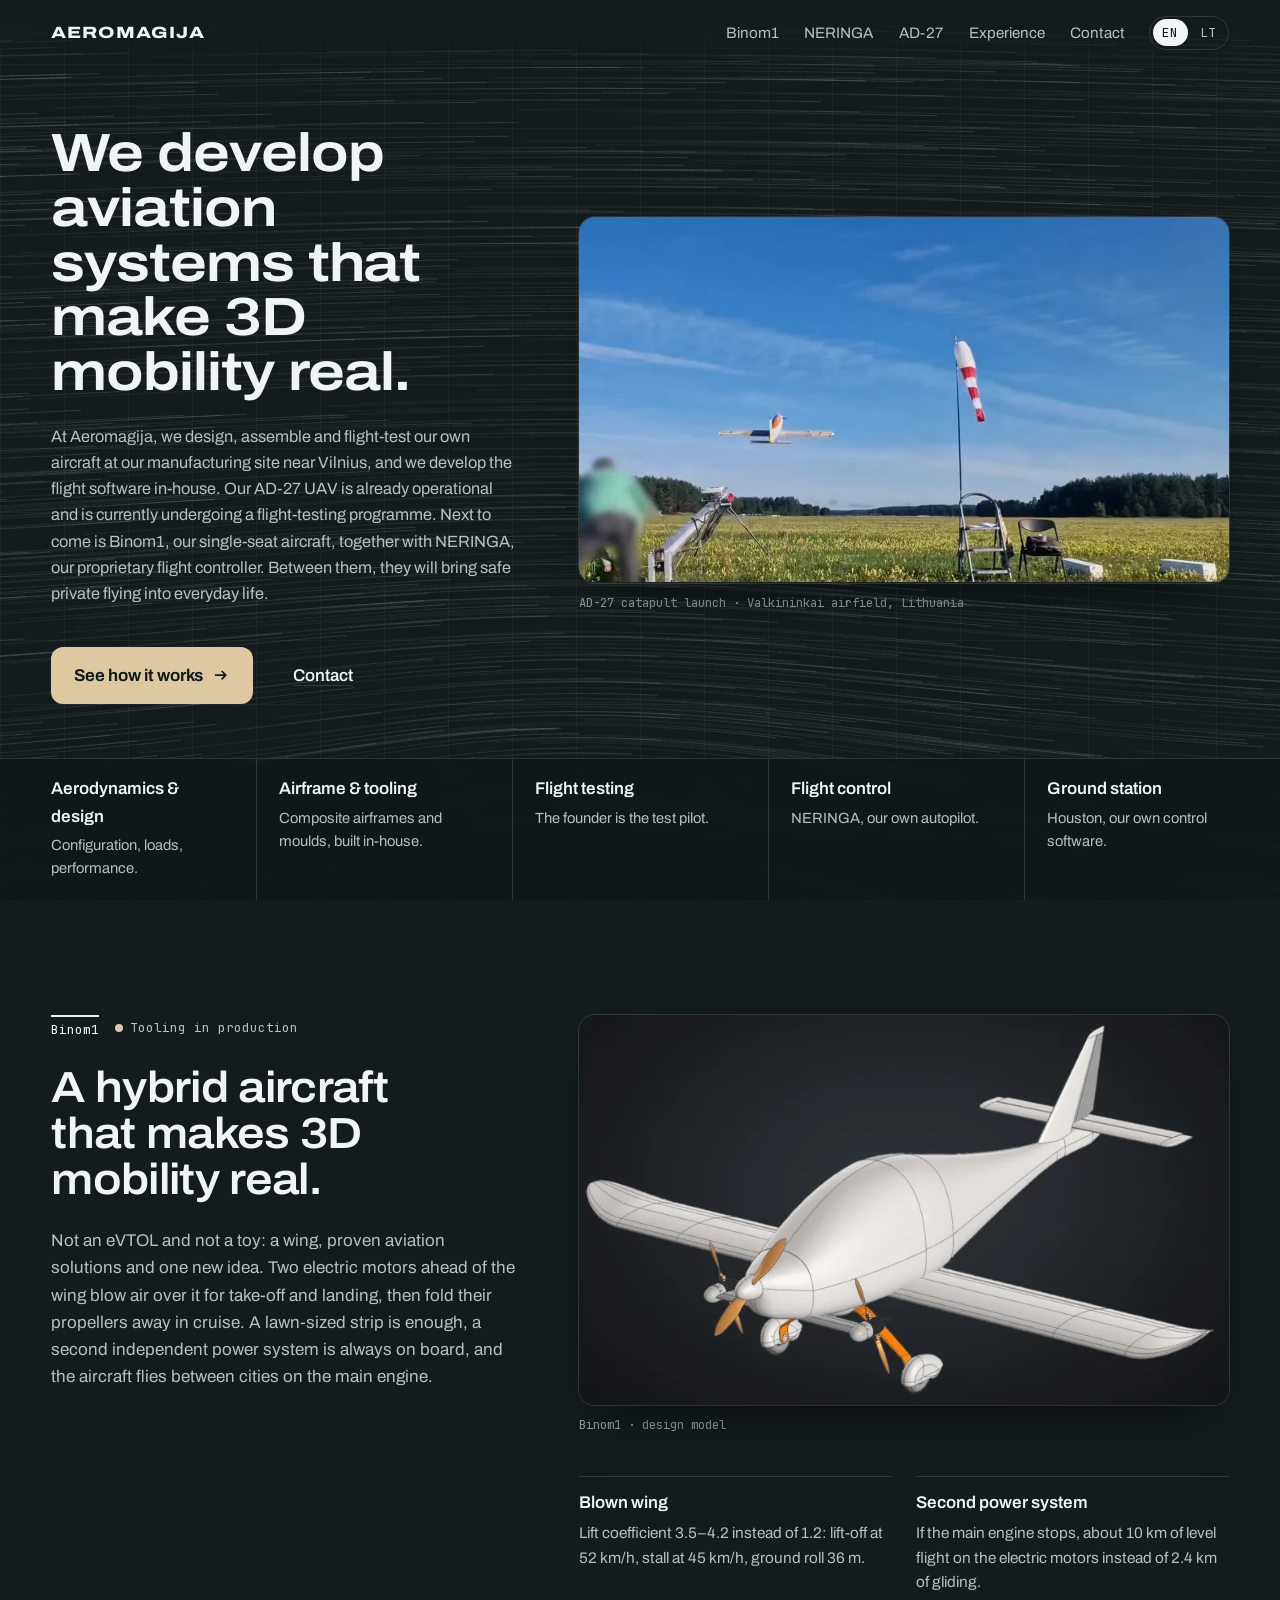
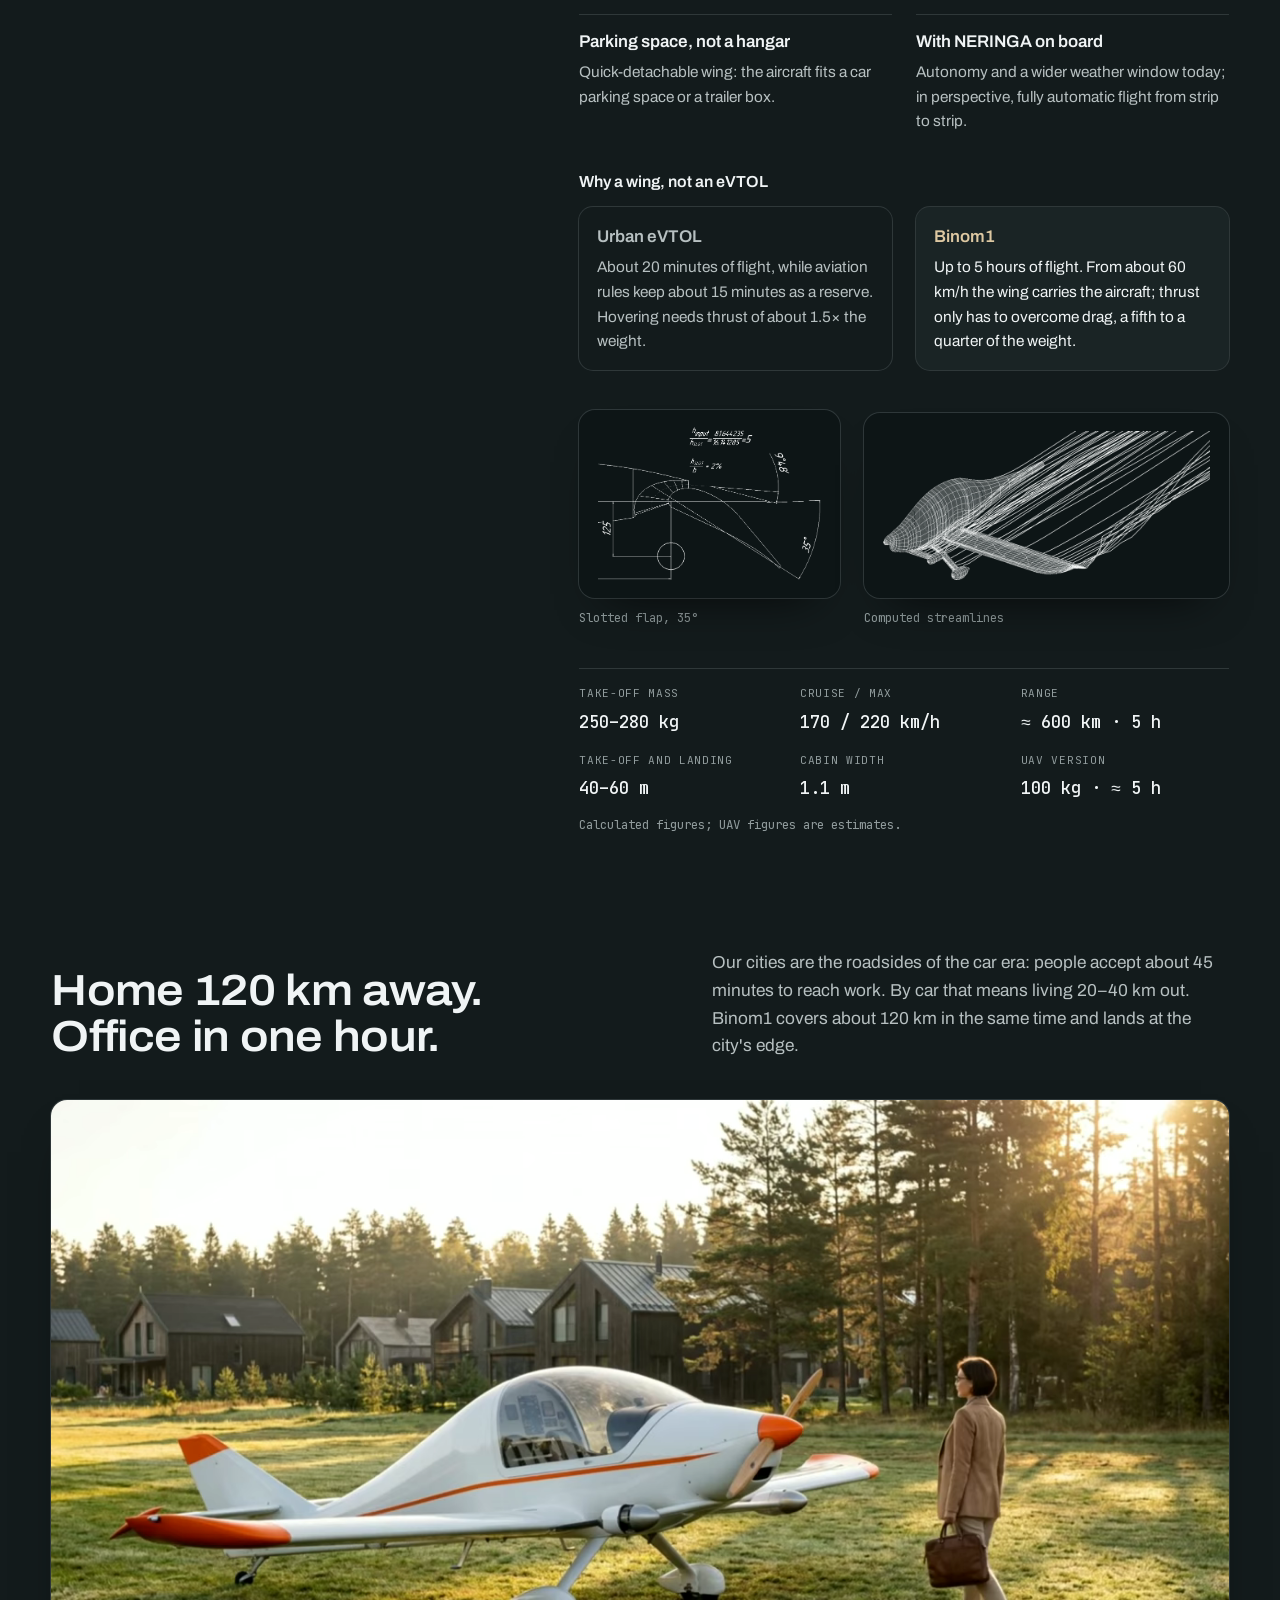
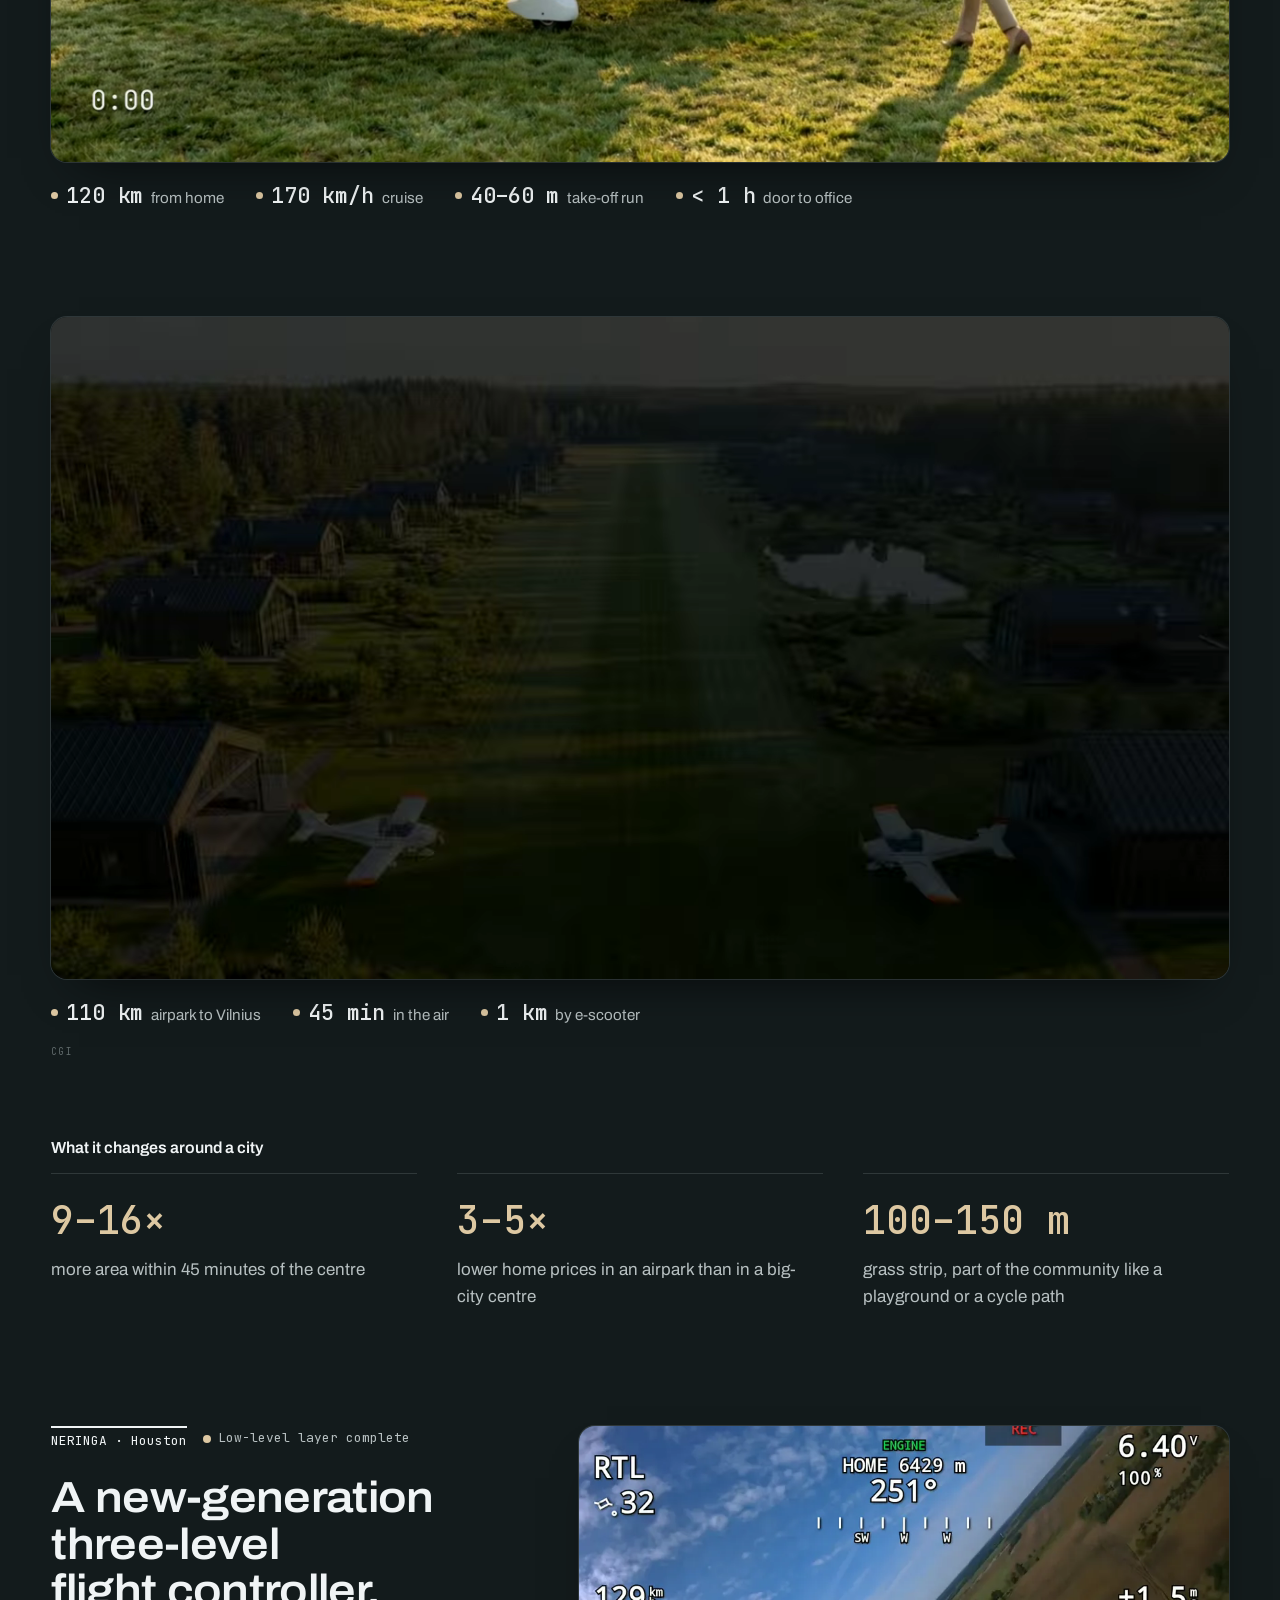
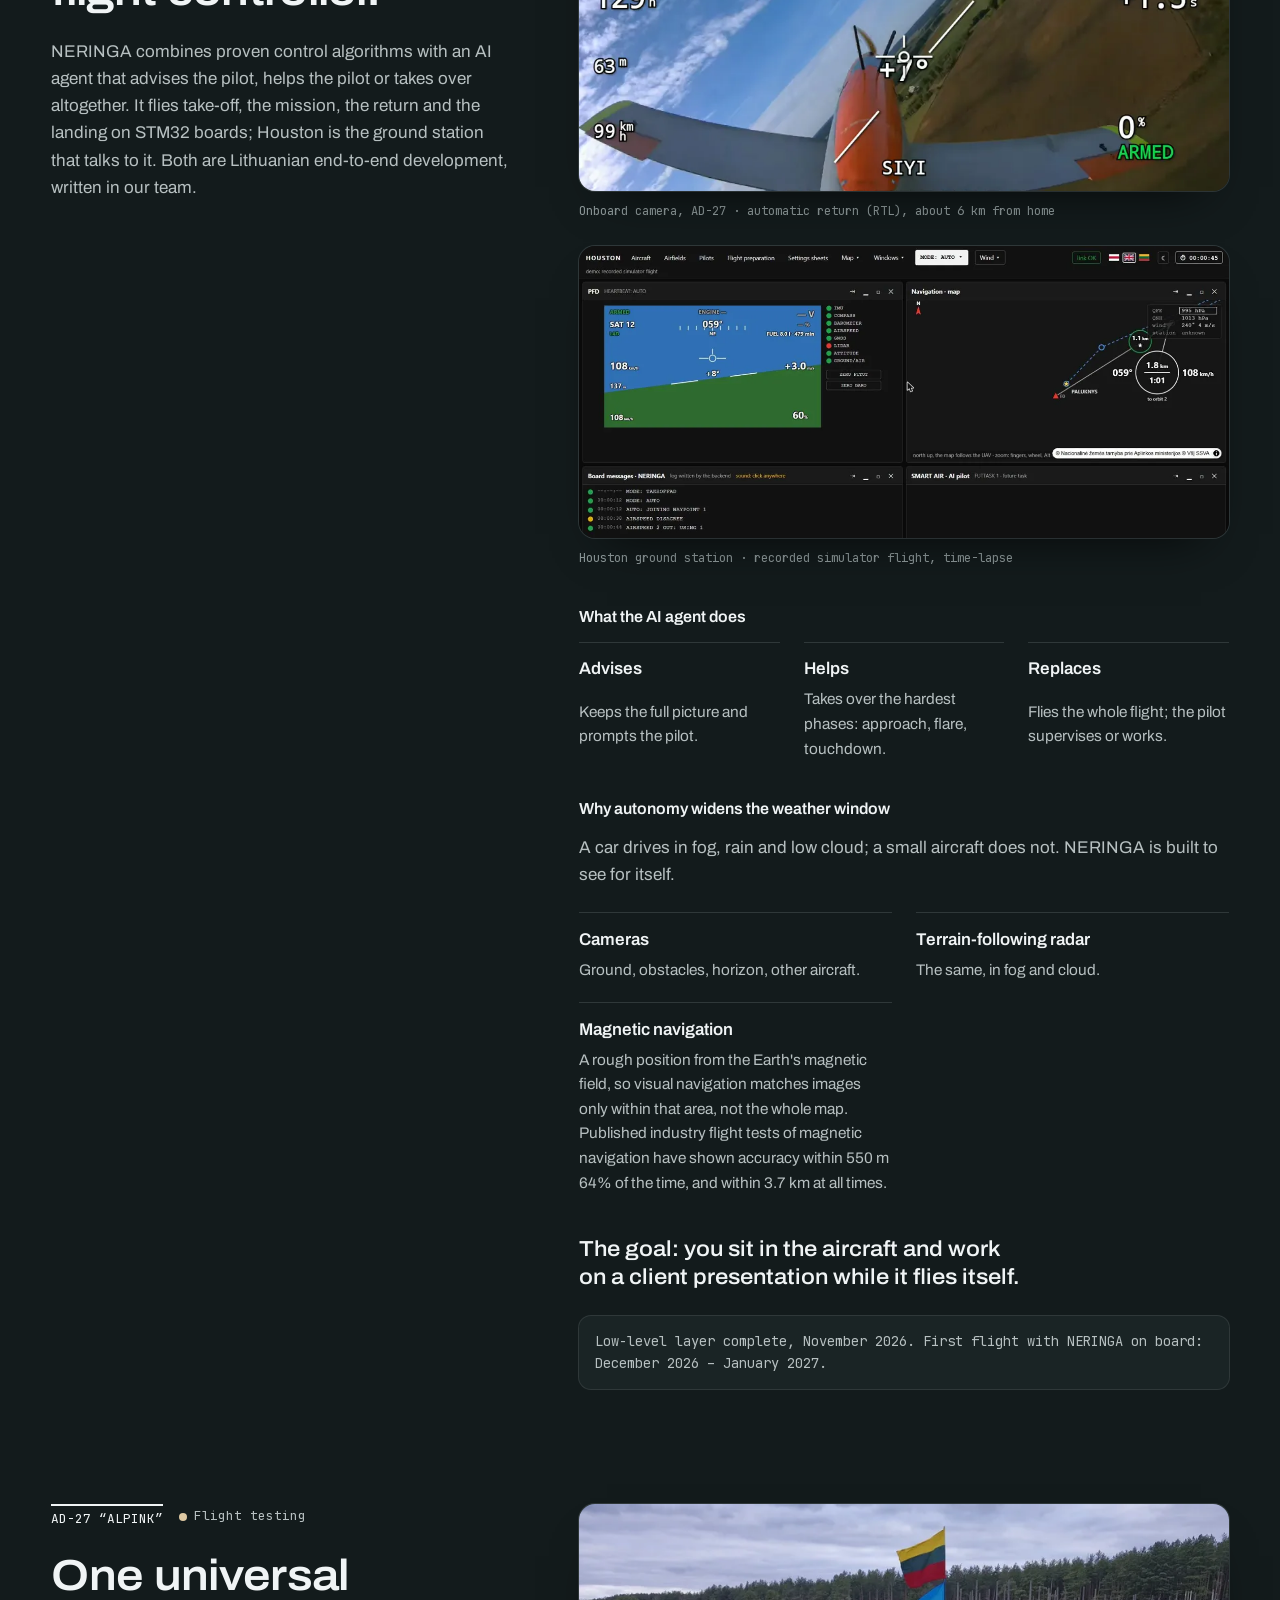
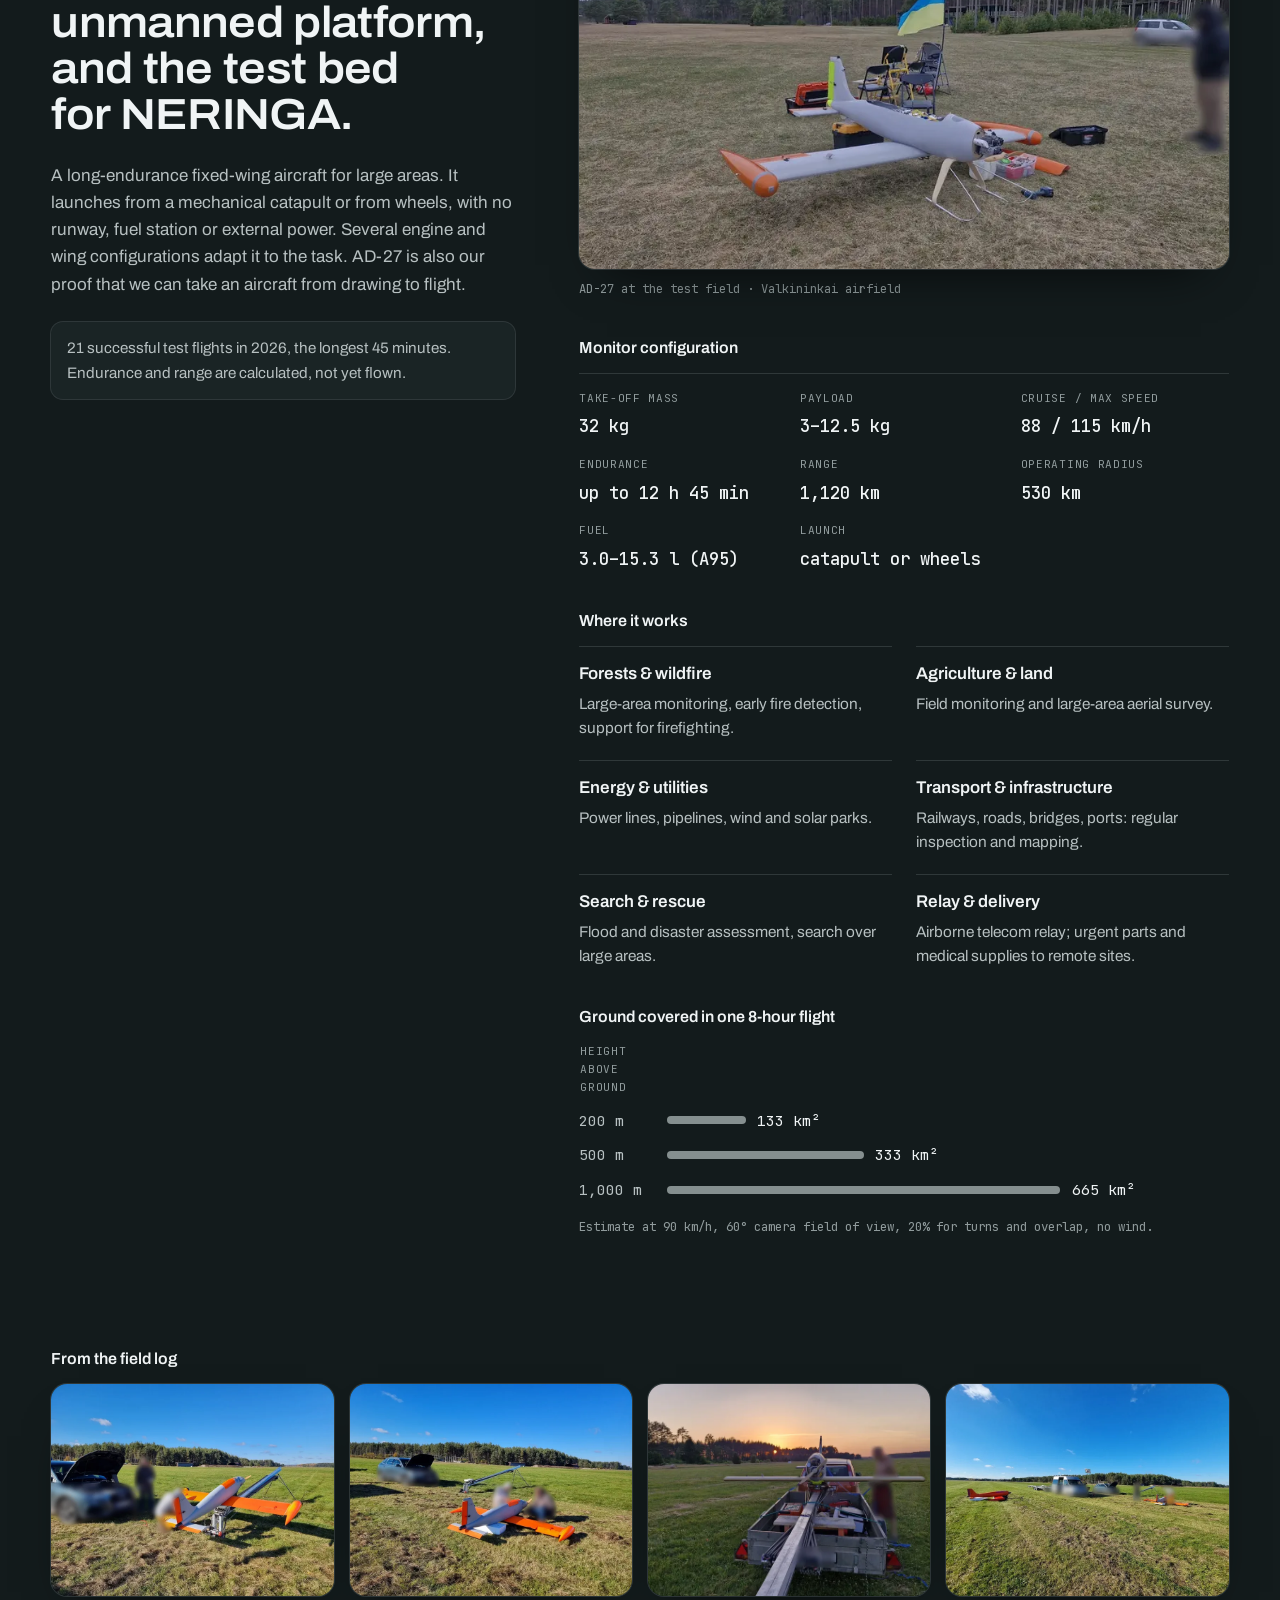
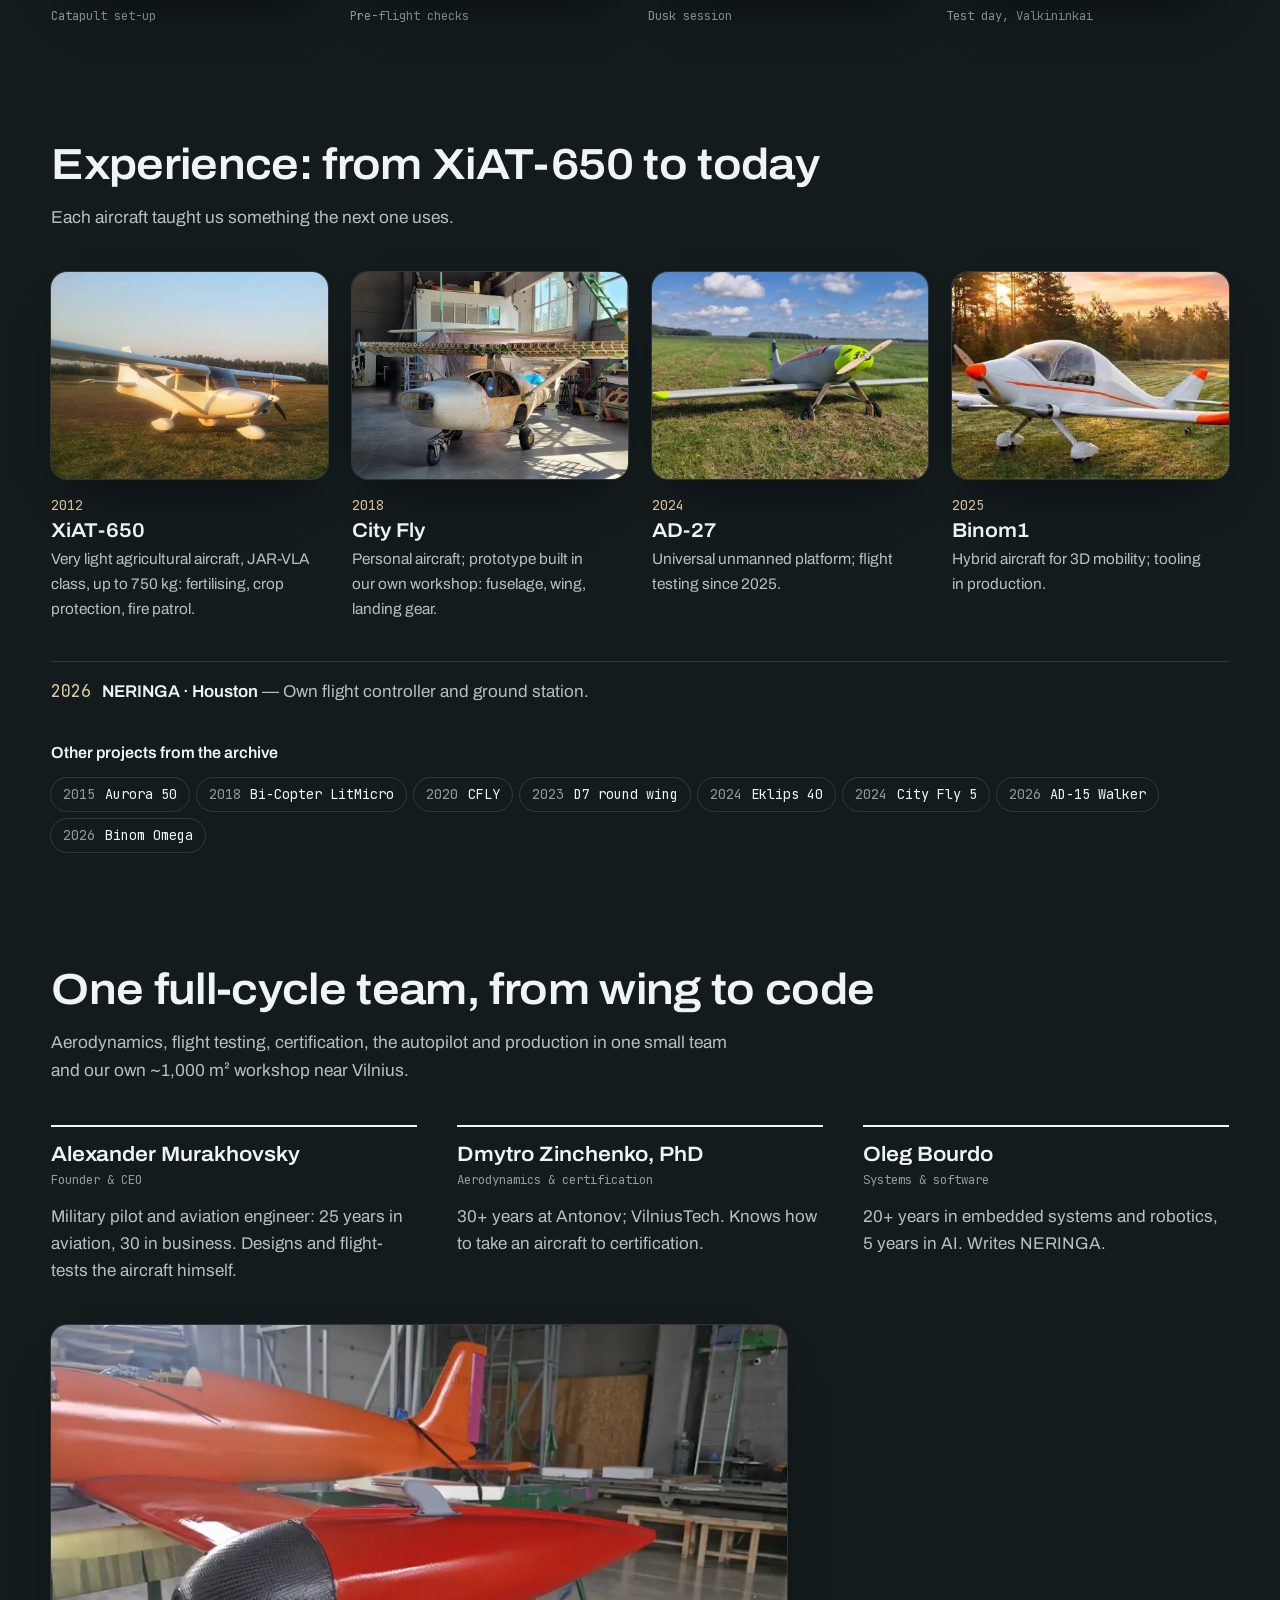
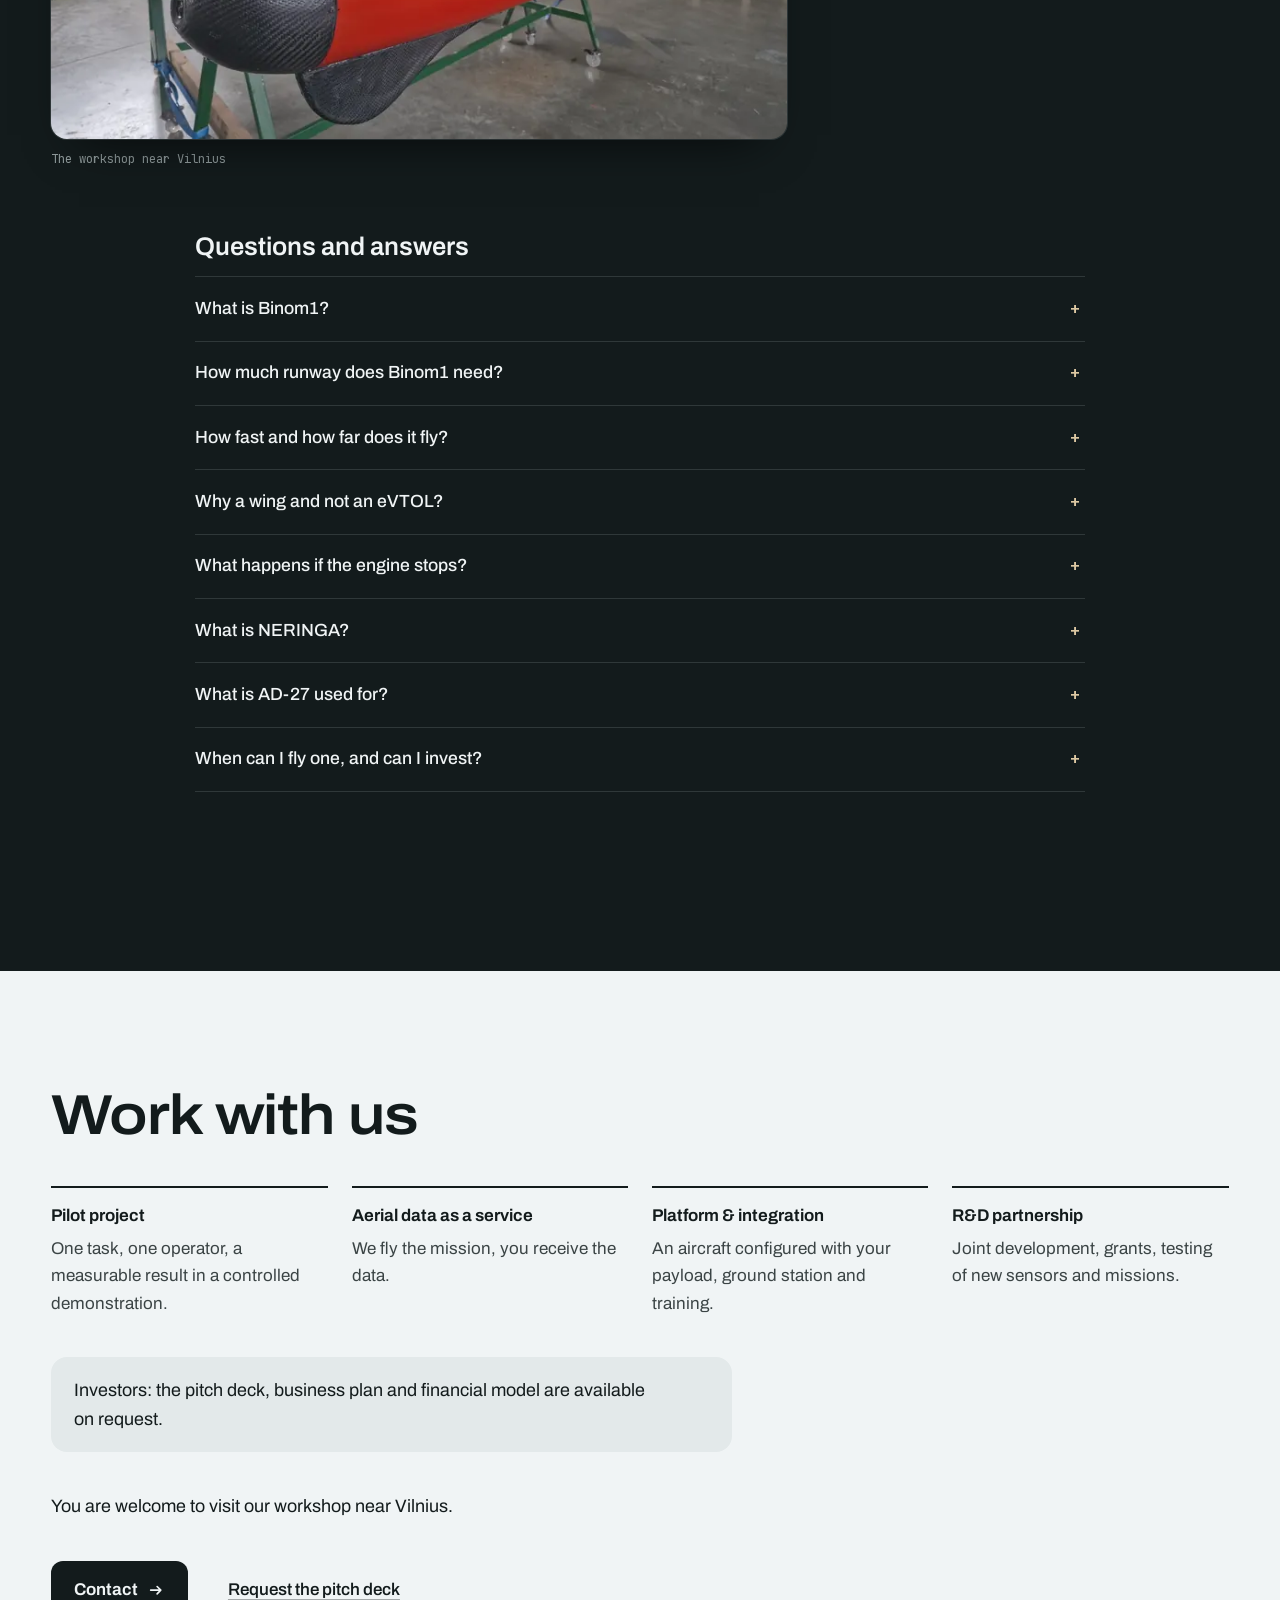
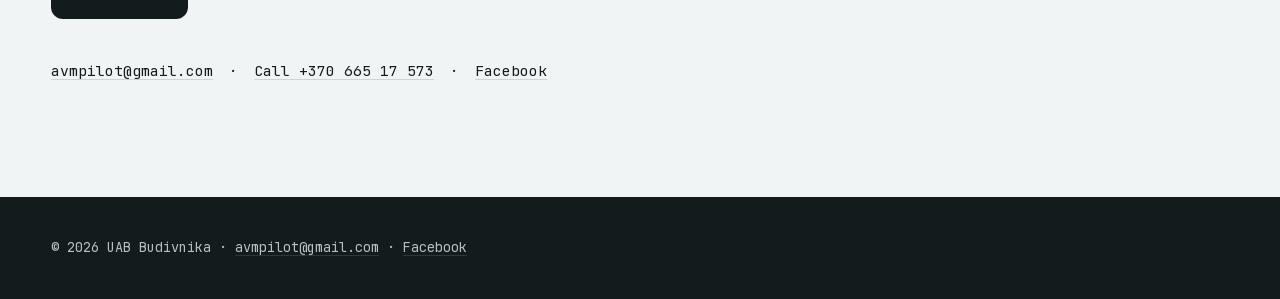
<file: docs/index.html>
<!doctype html>
<html lang="en">
<head>
<meta charset="utf-8">
<meta name="viewport" content="width=device-width, initial-scale=1">
<title>Aeromagija — aviation systems and technology, Lithuania</title>
<meta name="description" content="Aeromagija (UAB Budivnika) develops aviation systems and technology in Lithuania: the AD-27 universal unmanned platform, the Binom1 hybrid aircraft for 3D mobility and the NERINGA flight controller.">
<meta name="theme-color" content="#1a2022">
<link rel="canonical" href="https://aeromagija.com/">
<link rel="alternate" hreflang="en" href="https://aeromagija.com/">
<link rel="alternate" hreflang="lt" href="https://aeromagija.com/lt/">
<link rel="alternate" hreflang="x-default" href="https://aeromagija.com/">
<meta property="og:type" content="website">
<meta property="og:title" content="Aeromagija — aviation systems and technology, Lithuania">
<meta property="og:description" content="Aeromagija (UAB Budivnika) develops aviation systems and technology in Lithuania: the AD-27 universal unmanned platform, the Binom1 hybrid aircraft for 3D mobility and the NERINGA flight controller.">
<meta property="og:image" content="https://aeromagija.com/assets/img/og.jpg">
<meta property="og:image:width" content="1200">
<meta property="og:image:height" content="630">
<meta property="og:url" content="https://aeromagija.com/">
<meta property="og:site_name" content="Aeromagija">
<meta property="og:locale" content="en_GB">
<meta name="twitter:card" content="summary_large_image">
<link rel="icon" href="favicon.svg" type="image/svg+xml">
<link rel="preload" href="assets/fonts/archivo-latin.woff2" as="font" type="font/woff2" crossorigin>
<link rel="stylesheet" href="assets/site.css?v=202611222029">
<script type="application/ld+json">{"@context": "https://schema.org", "@graph": [{"@id": "https://aeromagija.com/#org", "@type": "Organization", "address": {"@type": "PostalAddress", "addressCountry": "LT", "addressLocality": "Vilnius region"}, "alternateName": "Aeromagija", "brand": {"@type": "Brand", "name": "Aeromagija"}, "description": "Aeromagija (UAB Budivnika) develops aviation systems and technology in Lithuania: the AD-27 universal unmanned platform, the Binom1 hybrid aircraft for 3D mobility and the NERINGA flight controller.", "email": "avmpilot@gmail.com", "founder": {"@type": "Person", "name": "Alexander Murakhovsky"}, "identifier": "303584855", "knowsAbout": ["light aircraft", "hybrid aircraft", "STOL", "personal air mobility", "unmanned aerial vehicles", "flight control software", "autopilot", "GPS-denied navigation"], "logo": "https://aeromagija.com/favicon.svg", "name": "UAB Budivnika", "sameAs": ["https://www.facebook.com/profile.php?id=61565368421510"], "telephone": "+37066517573", "url": "https://aeromagija.com/"}, {"@type": "Product", "brand": {"@id": "https://aeromagija.com/#org"}, "category": "Hybrid light aircraft", "description": "A single-seat hybrid light aircraft from Lithuania for everyday personal air travel. A petrol engine drives the nose propeller; two electric motors on a short front wing blow air over the main wing for take-off and landing, then fold their propellers away in cruise.", "image": "https://aeromagija.com/assets/img/exp-binom-1200.webp", "manufacturer": {"@id": "https://aeromagija.com/#org"}, "name": "Binom1"}, {"@type": "Product", "brand": {"@id": "https://aeromagija.com/#org"}, "category": "Unmanned aerial vehicle", "description": "Long-endurance monitoring of forests and wildfire, agriculture, power lines, railways and search and rescue. It launches from a catapult or from wheels; 21 test flights in 2026.", "image": "https://aeromagija.com/assets/img/exp-ad27-1200.webp", "manufacturer": {"@id": "https://aeromagija.com/#org"}, "name": "AD-27"}, {"@type": "SoftwareApplication", "applicationCategory": "Flight control software", "creator": {"@id": "https://aeromagija.com/#org"}, "description": "Our own three-level flight controller: control algorithms plus an AI agent that advises the pilot, helps in the hardest phases or flies the whole flight. It is tested on the AD-27 UAV; Houston is its ground station.", "name": "NERINGA"}, {"@type": "FAQPage", "mainEntity": [{"@type": "Question", "acceptedAnswer": {"@type": "Answer", "text": "A single-seat hybrid light aircraft from Lithuania for everyday personal air travel. A petrol engine drives the nose propeller; two electric motors on a short front wing blow air over the main wing for take-off and landing, then fold their propellers away in cruise."}, "name": "What is Binom1?"}, {"@type": "Question", "acceptedAnswer": {"@type": "Answer", "text": "About 40\u201360 m for take-off and landing: a mown grass strip of 100\u2013150 m, the size of a village lawn, is enough. Stall speed is 45 km/h."}, "name": "How much runway does Binom1 need?"}, {"@type": "Question", "acceptedAnswer": {"@type": "Answer", "text": "Cruise 170 km/h, maximum 220 km/h, range about 600 km or 5 hours (calculated). From an airpark 110 km out, Vilnius is about 45 minutes away."}, "name": "How fast and how far does it fly?"}, {"@type": "Question", "acceptedAnswer": {"@type": "Answer", "text": "An urban eVTOL flies about 20 minutes, and aviation rules keep about 15 minutes in reserve. Binom1 flies up to 5 hours because the wing carries it; thrust only has to overcome drag."}, "name": "Why a wing and not an eVTOL?"}, {"@type": "Question", "acceptedAnswer": {"@type": "Answer", "text": "The electric motors are a second, independent power system: about 10 km of level flight instead of 2.4 km of gliding."}, "name": "What happens if the engine stops?"}, {"@type": "Question", "acceptedAnswer": {"@type": "Answer", "text": "Our own three-level flight controller: control algorithms plus an AI agent that advises the pilot, helps in the hardest phases or flies the whole flight. It is tested on the AD-27 UAV; Houston is its ground station."}, "name": "What is NERINGA?"}, {"@type": "Question", "acceptedAnswer": {"@type": "Answer", "text": "Long-endurance monitoring of forests and wildfire, agriculture, power lines, railways and search and rescue. It launches from a catapult or from wheels; 21 test flights in 2026."}, "name": "What is AD-27 used for?"}, {"@type": "Question", "acceptedAnswer": {"@type": "Answer", "text": "Binom1 tooling is in production and the prototype is the next step. For partnerships, pilot projects or the investor deck, write to avmpilot@gmail.com."}, "name": "When can I fly one, and can I invest?"}]}]}</script>
</head>
<body>
<a class="skip" href="#main">Skip to content</a>

<header class="rail">
  <a class="mark" href="./" aria-label="Aeromagija">AEROMAGIJA</a>
  <nav aria-label="Main">
    <ul>
      <li><a href="#binom">Binom1</a></li>
      <li><a href="#neringa">NERINGA</a></li>
      <li><a href="#ad27">AD-27</a></li>
      <li><a href="#experience">Experience</a></li>
      <li><a href="#contact">Contact</a></li>
    </ul>
  </nav>
  <div class="lang" role="group" aria-label="Language">
    <span aria-current="true">EN</span>
    <a href="lt/" hreflang="lt" lang="lt">LT</a>
  </div>
</header>

<main id="main">

<section class="tunnel" aria-labelledby="h1">
  <canvas class="tunnel__flow" aria-hidden="true"></canvas>
  <div class="tunnel__copy">
    <h1 id="h1">We develop aviation systems that make 3D mobility real.</h1>
    <p class="lede">At Aeromagija, we design, assemble and flight-test our own aircraft at our manufacturing site near Vilnius, and we develop the flight software in-house. Our AD-27 UAV is already operational and is currently undergoing a flight-testing programme. Next to come is Binom1, our single-seat aircraft, together with NERINGA, our proprietary flight controller. Between them, they will bring safe private flying into everyday life.</p>
    <div class="actions">
      <a class="btn" href="#film">See how it works<svg aria-hidden="true" viewBox="0 0 20 20"><path d="M4 10h11m-4-4 4 4-4 4"/></svg></a>
      <a class="link" href="#contact">Contact</a>
    </div>
  </div>
  <figure class="tunnel__media">
    <div class="frame frame--video">
      <video autoplay muted loop playsinline preload="metadata" poster="assets/video/launch-poster.webp" aria-label="Video: AD-27 launched from its mechanical catapult and climbing away over a grass airfield">
        <source src="assets/video/launch.webm" type="video/webm">
        <source src="assets/video/launch.mp4" type="video/mp4">
      </video>
    </div>
    <figcaption>AD-27 catapult launch · Valkininkai airfield, Lithuania</figcaption>
  </figure>
  <ol class="readout" aria-label="The whole chain in one team">
    <li><b>Aerodynamics &amp; design</b><span>Configuration, loads, performance.</span></li>
    <li><b>Airframe &amp; tooling</b><span>Composite airframes and moulds, built in-house.</span></li>
    <li><b>Flight testing</b><span>The founder is the test pilot.</span></li>
    <li><b>Flight control</b><span>NERINGA, our own autopilot.</span></li>
    <li><b>Ground station</b><span>Houston, our own control software.</span></li>
  </ol>
</section>

<article id="binom" class="article" aria-labelledby="h-binom">
  <header class="article__head">
    <p class="tag"><span class="tag__name">Binom1</span><span class="status"><i aria-hidden="true"></i>Tooling in production</span></p>
    <h2 id="h-binom">A hybrid aircraft that makes 3D mobility real.</h2>
    <p class="body">Not an eVTOL and not a toy: a wing, proven aviation solutions and one new idea. Two electric motors ahead of the wing blow air over it for take-off and landing, then fold their propellers away in cruise. A lawn-sized strip is enough, a second independent power system is always on board, and the aircraft flies between cities on the main engine.</p>
  </header>
  <div class="article__body">
    <figure class="plate">
  <div class="frame"><img src="assets/img/binom-cad-800.webp" srcset="assets/img/binom-cad-800.webp 800w, assets/img/binom-cad-1600.webp 1600w" sizes="(min-width: 64rem) 55vw, 100vw" width="1600" height="960" alt="Binom1 CAD model: white airframe, nose propeller, short canard with two electric pusher motors on its tips, orange main gear legs" loading="lazy" decoding="async"></div>
<figcaption>Binom1 · design model</figcaption></figure>
    <dl class="innov">
      <div><dt>Blown wing</dt><dd>Lift coefficient 3.5–4.2 instead of 1.2: lift-off at 52 km/h, stall at 45 km/h, ground roll 36 m.</dd></div>
      <div><dt>Second power system</dt><dd>If the main engine stops, about 10 km of level flight on the electric motors instead of 2.4 km of gliding.</dd></div>
      <div><dt>Parking space, not a hangar</dt><dd>Quick-detachable wing: the aircraft fits a car parking space or a trailer box.</dd></div>
      <div><dt>With NERINGA on board</dt><dd>Autonomy and a wider weather window today; in perspective, fully automatic flight from strip to strip.</dd></div>
    </dl>
    <h3 class="minor">Why a wing, not an eVTOL</h3>
    <dl class="vs">
      <div><dt>Urban eVTOL</dt><dd>About 20 minutes of flight, while aviation rules keep about 15 minutes as a reserve. Hovering needs thrust of about 1.5× the weight.</dd></div>
      <div class="vs--us"><dt>Binom1</dt><dd>Up to 5 hours of flight. From about 60 km/h the wing carries the aircraft; thrust only has to overcome drag, a fifth to a quarter of the weight.</dd></div>
    </dl>
    <div class="smoke-pair">
      <figure class="plate plate--smoke">
        <div class="frame"><img src="assets/img/binom-flap-smoke.webp" width="607" height="417" alt="Engineering drawing of the Binom1 slotted flap deflected 35 degrees" loading="lazy" decoding="async"></div>
        <figcaption>Slotted flap, 35°</figcaption>
      </figure>
      <figure class="plate plate--smoke">
        <div class="frame"><img src="assets/img/binom-smoke-800.webp" srcset="assets/img/binom-smoke-800.webp 800w, assets/img/binom-smoke-1600.webp 1092w" sizes="(min-width: 64rem) 30vw, 100vw" width="1092" height="499" alt="Computed streamlines over the Binom1 fuselage and wing" loading="lazy" decoding="async"></div>
        <figcaption>Computed streamlines</figcaption>
      </figure>
    </div>
    <dl class="spec">
      <div><dt>Take-off mass</dt><dd>250–280 kg</dd></div>
      <div><dt>Cruise / max</dt><dd>170 / 220 km/h</dd></div>
      <div><dt>Range</dt><dd>≈ 600 km · 5 h</dd></div>
      <div><dt>Take-off and landing</dt><dd>40–60 m</dd></div>
      <div><dt>Cabin width</dt><dd>1.1 m</dd></div>
      <div><dt>UAV version</dt><dd>100 kg · ≈ 5 h</dd></div>
    </dl>
    <p class="fine">Calculated figures; UAV figures are estimates.</p>
  </div>
</article>

<section id="film" class="film" aria-labelledby="h-film">
  <div class="film__head">
    <h2 id="h-film">Home 120 km away. Office in one hour.</h2>
    <p>Our cities are the roadsides of the car era: people accept about 45 minutes to reach work. By car that means living 20–40 km out. Binom1 covers about 120 km in the same time and lands at the city&#39;s edge.</p>
  </div>
  <figure class="film__stage">
    <div class="frame frame--film">
      <video muted loop playsinline preload="none" poster="assets/video/journey-poster.webp" aria-label="Film: Justina walks from her house in a cottage village to Binom1 on the grass strip, takes off, works on her laptop in cruise, lands at an airpark on the city edge, takes the metro and walks into her office in under an hour." data-autoplay>
        <source src="assets/video/journey.webm" type="video/webm">
        <source src="assets/video/journey.mp4" type="video/mp4">
      </video>
    </div>
    <ul class="stats"><li><b>120 km</b> from home</li><li><b>170 km/h</b> cruise</li><li><b>40–60 m</b> take-off run</li><li><b>&lt; 1 h</b> door to office</li></ul>
  </figure>
  <figure class="film__stage film__stage--vilnius">
    <div class="frame frame--film">
      <video muted loop playsinline preload="none" poster="assets/video/vilnius-poster.webp" aria-label="Film: a modern airpark village with a grass runway in the middle; a pilot walks to his Binom1 by the hangar and takes off; a map shows 25, 50 and 100 km rings around Vilnius and a 45-minute flight from the airpark 110 km out, while a car covers about a third of the way; Binom1 approaches along the Neris and the trip ends by e-scooter." data-autoplay>
        <source src="assets/video/vilnius.webm" type="video/webm">
        <source src="assets/video/vilnius.mp4" type="video/mp4">
      </video>
    </div>
    <ul class="stats"><li><b>110 km</b> airpark to Vilnius</li><li><b>45 min</b> in the air</li><li><b>1 km</b> by e-scooter</li></ul>
    <p class="cgi">CGI</p>
  </figure>
  <div class="dev">
    <h3 class="minor">What it changes around a city</h3>
    <dl>
      <div><dt>9–16×</dt><dd>more area within 45 minutes of the centre</dd></div>
      <div><dt>3–5×</dt><dd>lower home prices in an airpark than in a big-city centre</dd></div>
      <div><dt>100–150 m</dt><dd>grass strip, part of the community like a playground or a cycle path</dd></div>
    </dl>
  </div>
</section>

<article id="neringa" class="article" aria-labelledby="h-neringa">
  <header class="article__head">
    <p class="tag"><span class="tag__name">NERINGA · Houston</span><span class="status"><i aria-hidden="true"></i>Low-level layer complete</span></p>
    <h2 id="h-neringa">A new-generation three-level flight controller.</h2>
    <p class="body">NERINGA combines proven control algorithms with an AI agent that advises the pilot, helps the pilot or takes over altogether. It flies take-off, the mission, the return and the landing on STM32 boards; Houston is the ground station that talks to it. Both are Lithuanian end-to-end development, written in our team.</p>
  </header>
  <div class="article__body">
    <figure class="plate">
      <div class="frame frame--video">
        <video muted loop playsinline preload="none" poster="assets/video/onboard-poster.webp" aria-label="Video: onboard camera of AD-27 during an automatic return, banking over fields" data-autoplay>
          <source src="assets/video/onboard.mp4" type="video/mp4">
        </video>
      </div>
      <figcaption>Onboard camera, AD-27 · automatic return (RTL), about 6 km from home</figcaption>
    </figure>
    <figure class="plate plate--houston">
      <div class="frame frame--houston">
        <video muted loop playsinline preload="none" poster="assets/video/houston-poster.webp" aria-label="Screen recording: Houston ground station during a simulated flight, with attitude display, map and on-board messages" data-autoplay>
          <source src="assets/video/houston.mp4" type="video/mp4">
        </video>
      </div>
      <figcaption>Houston ground station · recorded simulator flight, time-lapse</figcaption>
    </figure>
    <h3 class="minor">What the AI agent does</h3>
    <ol class="stages">
      <li><b>Advises</b><span>Keeps the full picture and prompts the pilot.</span></li>
      <li><b>Helps</b><span>Takes over the hardest phases: approach, flare, touchdown.</span></li>
      <li><b>Replaces</b><span>Flies the whole flight; the pilot supervises or works.</span></li>
    </ol>
    <h3 class="minor">Why autonomy widens the weather window</h3>
    <p class="sense-p">A car drives in fog, rain and low cloud; a small aircraft does not. NERINGA is built to see for itself.</p>
    <dl class="uses">
      <div><dt>Cameras</dt><dd>Ground, obstacles, horizon, other aircraft.</dd></div>
      <div><dt>Terrain-following radar</dt><dd>The same, in fog and cloud.</dd></div>
      <div><dt>Magnetic navigation</dt><dd>A rough position from the Earth&#39;s magnetic field, so visual navigation matches images only within that area, not the whole map. Published industry flight tests of magnetic navigation have shown accuracy within 550 m 64% of the time, and within 3.7 km at all times.</dd></div>
    </dl>
    <p class="goal">The goal: you sit in the aircraft and work on a client presentation while it flies itself.</p>
    <p class="now">Low-level layer complete, November 2026. First flight with NERINGA on board: December 2026 – January 2027.</p>
  </div>
</article>

<article id="ad27" class="article" aria-labelledby="h-ad27">
  <header class="article__head">
    <p class="tag"><span class="tag__name">AD-27 “ALPINK”</span><span class="status"><i aria-hidden="true"></i>Flight testing</span></p>
    <h2 id="h-ad27">One universal unmanned platform, and the test bed for NERINGA.</h2>
    <p class="body">A long-endurance fixed-wing aircraft for large areas. It launches from a mechanical catapult or from wheels, with no runway, fuel station or external power. Several engine and wing configurations adapt it to the task. AD-27 is also our proof that we can take an aircraft from drawing to flight.</p>
    <p class="proof">21 successful test flights in 2026, the longest 45 minutes. Endurance and range are calculated, not yet flown.</p>
  </header>
  <div class="article__body">
    <figure class="plate develop">
  <div class="frame"><img src="assets/img/field-flag-800.webp" srcset="assets/img/field-flag-800.webp 800w, assets/img/field-flag-1600.webp 1600w" sizes="(min-width: 64rem) 55vw, 100vw" width="800" height="450" alt="AD-27 on the grass at Valkininkai airfield with the Lithuanian flag behind it" loading="lazy" decoding="async"></div>
<figcaption>AD-27 at the test field · Valkininkai airfield</figcaption></figure>
    <h3 class="minor">Monitor configuration</h3>
    <dl class="spec">
      <div><dt>Take-off mass</dt><dd>32 kg</dd></div>
      <div><dt>Payload</dt><dd>3–12.5 kg</dd></div>
      <div><dt>Cruise / max speed</dt><dd>88 / 115 km/h</dd></div>
      <div><dt>Endurance</dt><dd>up to 12 h 45 min</dd></div>
      <div><dt>Range</dt><dd>1,120 km</dd></div>
      <div><dt>Operating radius</dt><dd>530 km</dd></div>
      <div><dt>Fuel</dt><dd>3.0–15.3 l (A95)</dd></div>
      <div><dt>Launch</dt><dd>catapult or wheels</dd></div>
    </dl>
    <h3 class="minor">Where it works</h3>
    <dl class="uses">
      <div><dt>Forests &amp; wildfire</dt><dd>Large-area monitoring, early fire detection, support for firefighting.</dd></div>
      <div><dt>Agriculture &amp; land</dt><dd>Field monitoring and large-area aerial survey.</dd></div>
      <div><dt>Energy &amp; utilities</dt><dd>Power lines, pipelines, wind and solar parks.</dd></div>
      <div><dt>Transport &amp; infrastructure</dt><dd>Railways, roads, bridges, ports: regular inspection and mapping.</dd></div>
      <div><dt>Search &amp; rescue</dt><dd>Flood and disaster assessment, search over large areas.</dd></div>
      <div><dt>Relay &amp; delivery</dt><dd>Airborne telecom relay; urgent parts and medical supplies to remote sites.</dd></div>
    </dl>
    <h3 class="minor">Ground covered in one 8-hour flight</h3>
    <table class="scan">
      <thead><tr><th scope="col">Height above ground</th><th scope="col"><span class="sr">km²</span></th></tr></thead>
      <tbody>
<tr><th scope="row">200 m</th><td><span class="bar" style="--w: 0.2"></span><span class="num">133 km²</span></td></tr>
<tr><th scope="row">500 m</th><td><span class="bar" style="--w: 0.5007518796992482"></span><span class="num">333 km²</span></td></tr>
<tr><th scope="row">1,000 m</th><td><span class="bar" style="--w: 1.0"></span><span class="num">665 km²</span></td></tr>
</tbody>
    </table>
    <p class="fine">Estimate at 90 km/h, 60° camera field of view, 20% for turns and overlap, no wind.</p>
  </div>
</article>

<section class="strip" aria-labelledby="h-strip">
  <h3 id="h-strip" class="minor">From the field log</h3>
  <div class="strip__row">
    <figure class="plate develop">
  <div class="frame"><img src="assets/img/field-catapult-800.webp" srcset="assets/img/field-catapult-800.webp 800w, assets/img/field-catapult-1600.webp 1600w" sizes="(min-width: 64rem) 25vw, 80vw" width="800" height="600" alt="AD-27 on its catapult at Valkininkai, crew at work beside the car" loading="lazy" decoding="async"></div>
<figcaption>Catapult set-up</figcaption></figure>
    <figure class="plate develop">
  <div class="frame"><img src="assets/img/field-crew-800.webp" srcset="assets/img/field-crew-800.webp 800w, assets/img/field-crew-1600.webp 1600w" sizes="(min-width: 64rem) 25vw, 80vw" width="800" height="600" alt="Two engineers preparing AD-27 on the grass under a clear sky" loading="lazy" decoding="async"></div>
<figcaption>Pre-flight checks</figcaption></figure>
    <figure class="plate develop">
  <div class="frame"><img src="assets/img/catapult-dusk-800.webp" srcset="assets/img/catapult-dusk-800.webp 800w, assets/img/catapult-dusk-1600.webp 1600w" sizes="(min-width: 64rem) 25vw, 80vw" width="800" height="450" alt="AD-27 beside the launch catapult at dusk" loading="lazy" decoding="async"></div>
<figcaption>Dusk session</figcaption></figure>
    <figure class="plate develop">
  <div class="frame"><img src="assets/img/field-wide-800.webp" srcset="assets/img/field-wide-800.webp 800w, assets/img/field-wide-1600.webp 1600w" sizes="(min-width: 64rem) 25vw, 80vw" width="800" height="600" alt="Wide view of the test field with two airframes, vans and crew" loading="lazy" decoding="async"></div>
<figcaption>Test day, Valkininkai</figcaption></figure>
  </div>
</section>

<section id="experience" class="sec exp" aria-labelledby="h-exp">
  <h2 id="h-exp">Experience: from XiAT-650 to today</h2>
  <p class="exp__lede">Each aircraft taught us something the next one uses.</p>
  <ol class="timeline">
    <li><figure class="plate develop">
  <div class="frame"><img src="assets/img/exp-xiat-800.webp" srcset="assets/img/exp-xiat-800.webp 800w, assets/img/exp-xiat-1200.webp 1200w" sizes="(min-width: 64rem) 22vw, 80vw" width="800" height="600" alt="White XiAT-650 high-wing aircraft on a grass airfield at sunset" loading="lazy" decoding="async"></div>
</figure><p class="y">2012</p><h3>XiAT-650</h3><p>Very light agricultural aircraft, JAR-VLA class, up to 750 kg: fertilising, crop protection, fire patrol.</p></li>
    <li><figure class="plate develop">
  <div class="frame"><img src="assets/img/cityfly-proto-800.webp" srcset="assets/img/cityfly-proto-800.webp 800w, assets/img/cityfly-proto-1200.webp 1200w" sizes="(min-width: 64rem) 22vw, 80vw" width="1200" height="900" alt="City Fly prototype in the workshop: composite fuselage, wing structure and landing gear assembled" loading="lazy" decoding="async"></div>
</figure><p class="y">2018</p><h3>City Fly</h3><p>Personal aircraft; prototype built in our own workshop: fuselage, wing, landing gear.</p></li>
    <li><figure class="plate develop">
  <div class="frame"><img src="assets/img/exp-ad27-800.webp" srcset="assets/img/exp-ad27-800.webp 800w, assets/img/exp-ad27-1200.webp 1200w" sizes="(min-width: 64rem) 22vw, 80vw" width="800" height="600" alt="AD-27 unmanned aircraft on a grass airfield before a test flight" loading="lazy" decoding="async"></div>
</figure><p class="y">2024</p><h3>AD-27</h3><p>Universal unmanned platform; flight testing since 2025.</p></li>
    <li><figure class="plate develop">
  <div class="frame"><img src="assets/img/exp-binom-800.webp" srcset="assets/img/exp-binom-800.webp 800w, assets/img/exp-binom-1200.webp 1200w" sizes="(min-width: 64rem) 22vw, 80vw" width="800" height="600" alt="Binom1 visualisation: white aircraft parked on a grass strip at sunrise, canard with electric pods" loading="lazy" decoding="async"></div>
</figure><p class="y">2025</p><h3>Binom1</h3><p>Hybrid aircraft for 3D mobility; tooling in production.</p></li>
  </ol>
  <p class="exp__now"><span class="y">2026</span> <b>NERINGA · Houston</b> — Own flight controller and ground station.</p>
  <div class="log">
    <h3 class="minor">Other projects from the archive</h3>
    <ol>
<li><span class="y">2015</span><span class="n">Aurora 50</span></li>
<li><span class="y">2018</span><span class="n">Bi-Copter LitMicro</span></li>
<li><span class="y">2020</span><span class="n">CFLY</span></li>
<li><span class="y">2023</span><span class="n">D7 round wing</span></li>
<li><span class="y">2024</span><span class="n">Eklips 40</span></li>
<li><span class="y">2024</span><span class="n">City Fly 5</span></li>
<li><span class="y">2026</span><span class="n">AD-15 Walker</span></li>
<li><span class="y">2026</span><span class="n">Binom Omega</span></li>
    </ol>
  </div>
</section>

<section class="sec bureau" aria-labelledby="h-team">
  <h2 id="h-team">One full-cycle team, from wing to code</h2>
  <p class="bureau__lede">Aerodynamics, flight testing, certification, the autopilot and production in one small team and our own ~1,000 m² workshop near Vilnius.</p>
  <ul class="team">
    <li><h3>Alexander Murakhovsky</h3><p class="role">Founder &amp; CEO</p><p>Military pilot and aviation engineer: 25 years in aviation, 30 in business. Designs and flight-tests the aircraft himself.</p></li>
    <li><h3>Dmytro Zinchenko, PhD</h3><p class="role">Aerodynamics &amp; certification</p><p>30+ years at Antonov; VilniusTech. Knows how to take an aircraft to certification.</p></li>
    <li><h3>Oleg Bourdo</h3><p class="role">Systems &amp; software</p><p>20+ years in embedded systems and robotics, 5 years in AI. Writes NERINGA.</p></li>
  </ul>
  <div class="shop">
    <figure class="plate develop">
  <div class="frame"><img src="assets/img/workshop-nose-800.webp" srcset="assets/img/workshop-nose-800.webp 800w, assets/img/workshop-nose-1600.webp 1600w" sizes="(min-width: 64rem) 60vw, 100vw" width="800" height="450" alt="Red AD-27 airframe with a carbon nose cone on a workshop stand" loading="lazy" decoding="async"></div>
<figcaption>The workshop near Vilnius</figcaption></figure>
  </div>
</section>

<section id="faq" class="faq" aria-labelledby="h-faq">
  <h2 id="h-faq">Questions and answers</h2>
  <div class="faq__list">
<details><summary>What is Binom1?</summary><p>A single-seat hybrid light aircraft from Lithuania for everyday personal air travel. A petrol engine drives the nose propeller; two electric motors on a short front wing blow air over the main wing for take-off and landing, then fold their propellers away in cruise.</p></details>
<details><summary>How much runway does Binom1 need?</summary><p>About 40–60 m for take-off and landing: a mown grass strip of 100–150 m, the size of a village lawn, is enough. Stall speed is 45 km/h.</p></details>
<details><summary>How fast and how far does it fly?</summary><p>Cruise 170 km/h, maximum 220 km/h, range about 600 km or 5 hours (calculated). From an airpark 110 km out, Vilnius is about 45 minutes away.</p></details>
<details><summary>Why a wing and not an eVTOL?</summary><p>An urban eVTOL flies about 20 minutes, and aviation rules keep about 15 minutes in reserve. Binom1 flies up to 5 hours because the wing carries it; thrust only has to overcome drag.</p></details>
<details><summary>What happens if the engine stops?</summary><p>The electric motors are a second, independent power system: about 10 km of level flight instead of 2.4 km of gliding.</p></details>
<details><summary>What is NERINGA?</summary><p>Our own three-level flight controller: control algorithms plus an AI agent that advises the pilot, helps in the hardest phases or flies the whole flight. It is tested on the AD-27 UAV; Houston is its ground station.</p></details>
<details><summary>What is AD-27 used for?</summary><p>Long-endurance monitoring of forests and wildfire, agriculture, power lines, railways and search and rescue. It launches from a catapult or from wheels; 21 test flights in 2026.</p></details>
<details><summary>When can I fly one, and can I invest?</summary><p>Binom1 tooling is in production and the prototype is the next step. For partnerships, pilot projects or the investor deck, write to avmpilot@gmail.com.</p></details>
</div>
</section>
<section id="contact" class="invest" aria-labelledby="h-contact">
  <div class="invest__inner">
    <h2 id="h-contact">Work with us</h2>
    <dl class="coop">
      <div><dt>Pilot project</dt><dd>One task, one operator, a measurable result in a controlled demonstration.</dd></div>
      <div><dt>Aerial data as a service</dt><dd>We fly the mission, you receive the data.</dd></div>
      <div><dt>Platform &amp; integration</dt><dd>An aircraft configured with your payload, ground station and training.</dd></div>
      <div><dt>R&amp;D partnership</dt><dd>Joint development, grants, testing of new sensors and missions.</dd></div>
    </dl>
    <p class="pitch">Investors: the pitch deck, business plan and financial model are available on request.</p>
    <p class="invest__visit">You are welcome to visit our workshop near Vilnius.</p>
    <div class="actions">
      <a class="btn btn--dark" href="mailto:avmpilot@gmail.com?subject=Aeromagija%20%E2%80%94%20enquiry">Contact<svg aria-hidden="true" viewBox="0 0 20 20"><path d="M4 10h11m-4-4 4 4-4 4"/></svg></a>
      <a class="link" href="mailto:avmpilot@gmail.com?subject=Aeromagija%20%E2%80%94%20request%20for%20the%20investor%20deck">Request the pitch deck</a>
    </div>
    <p class="contact"><a href="mailto:avmpilot@gmail.com">avmpilot@gmail.com</a><span aria-hidden="true">·</span><a href="tel:+37066517573">Call +370 665 17 573</a><span aria-hidden="true">·</span><a href="https://www.facebook.com/profile.php?id=61565368421510" target="_blank" rel="noopener">Facebook</a></p>
  </div>
</section>

</main>

<footer class="foot">
  <p>© 2026 UAB Budivnika · <a href="mailto:avmpilot@gmail.com">avmpilot@gmail.com</a> · <a href="https://www.facebook.com/profile.php?id=61565368421510" target="_blank" rel="noopener">Facebook</a></p>
</footer>

<script src="assets/tunnel.js?v=202611222029" defer></script>
<script src="assets/film.js?v=202611222029" defer></script>
</body>
</html>
</file>
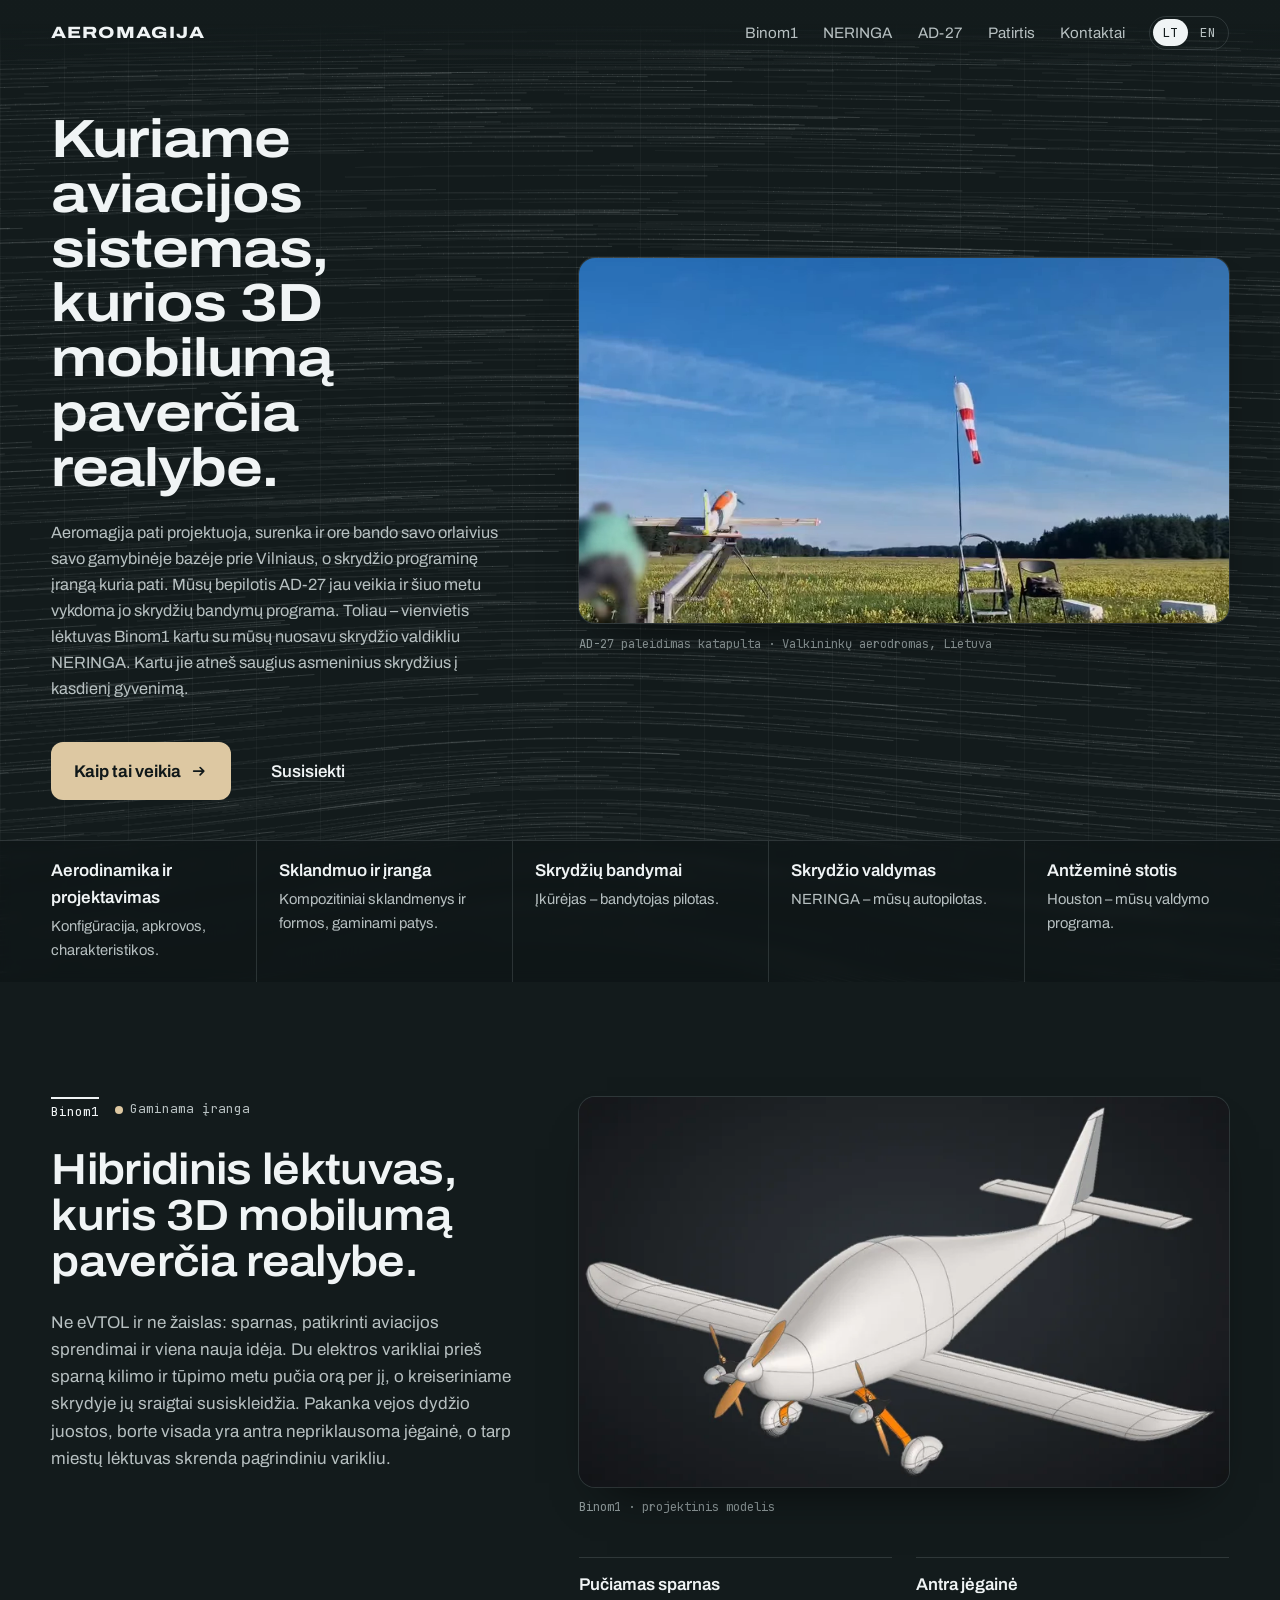
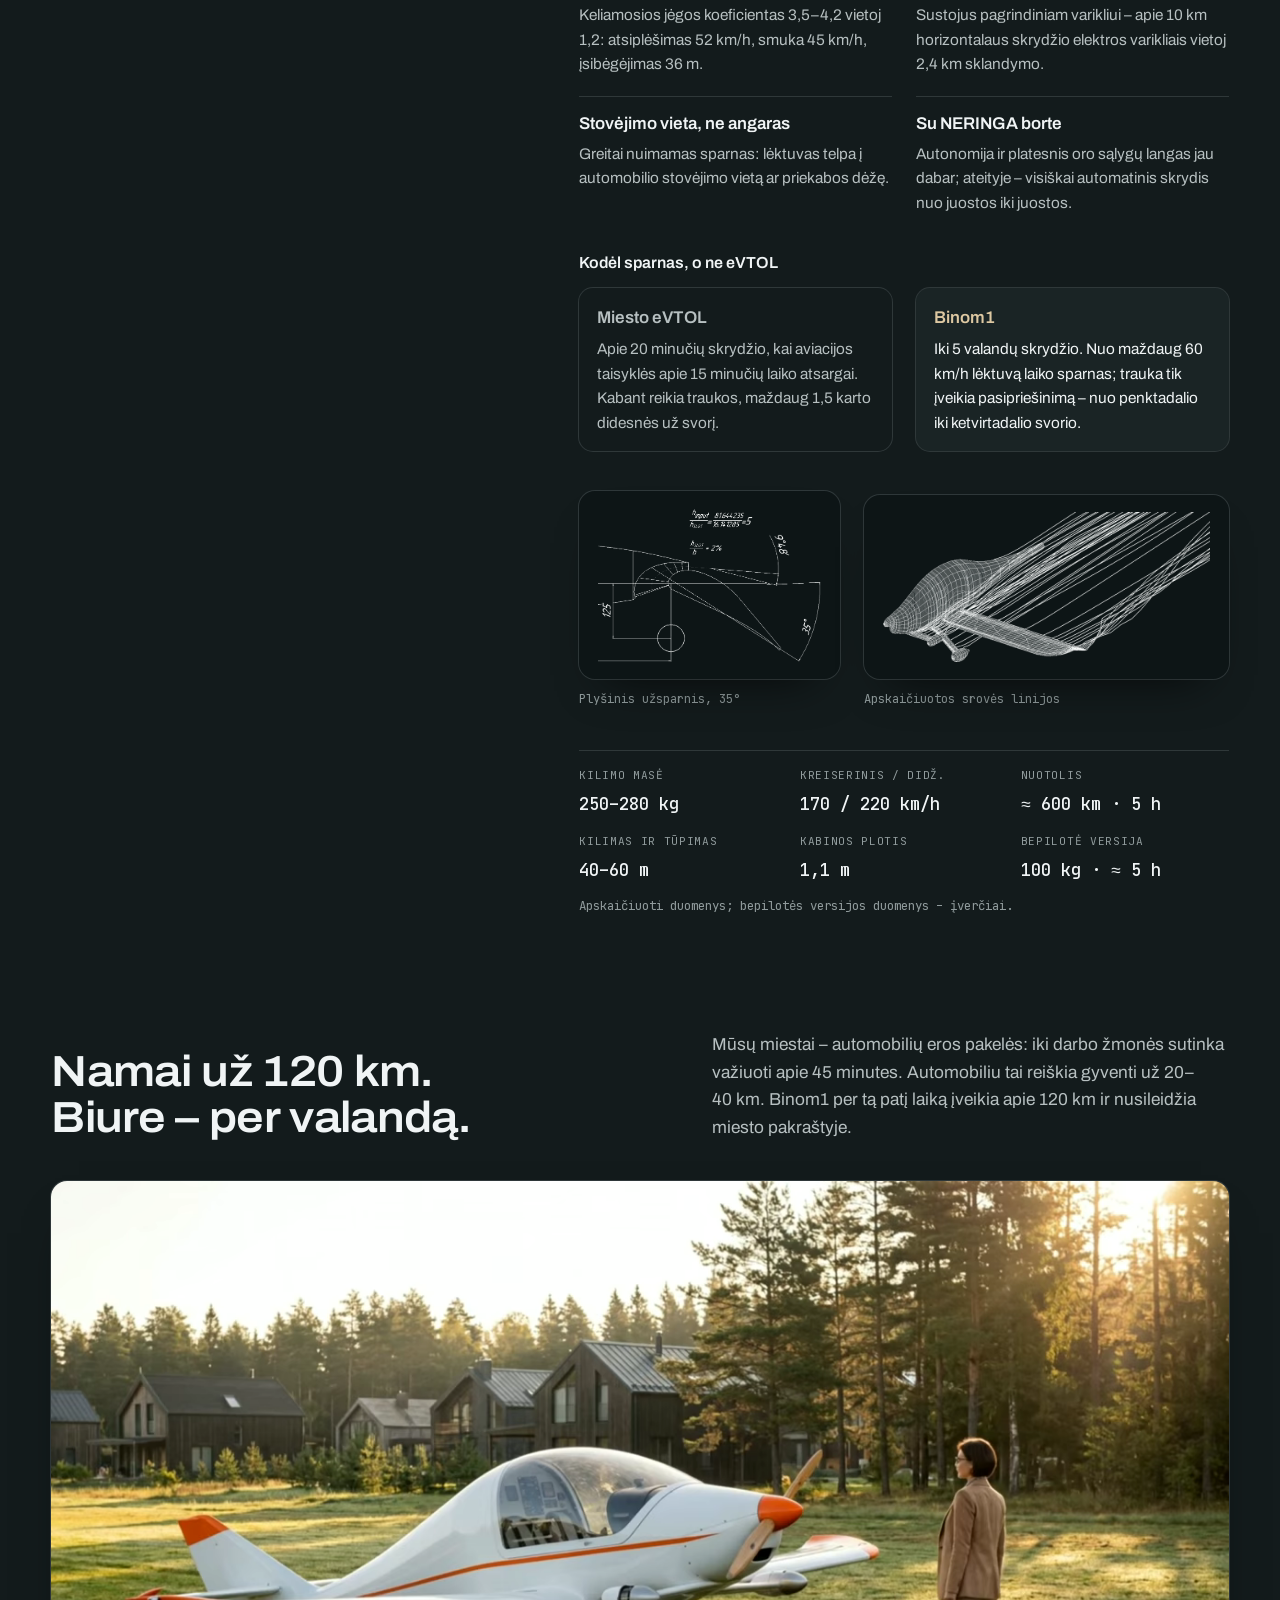
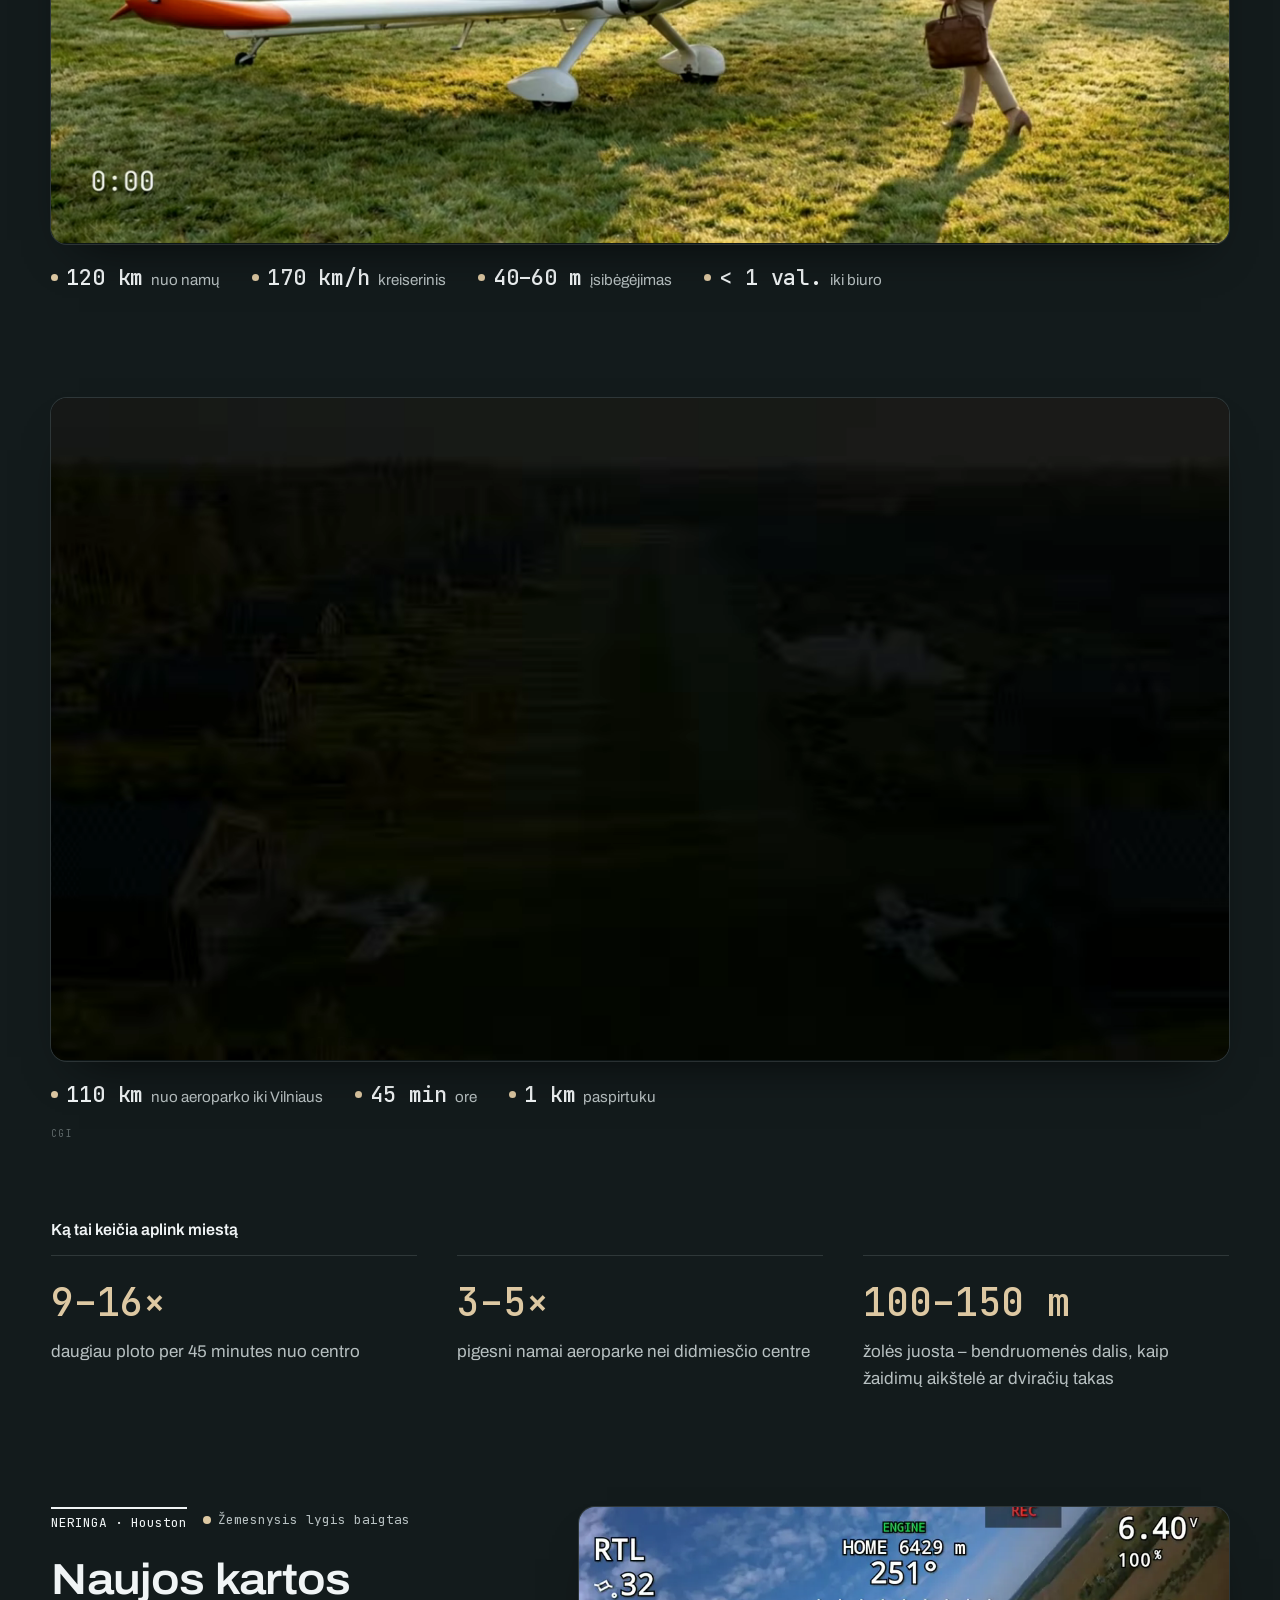
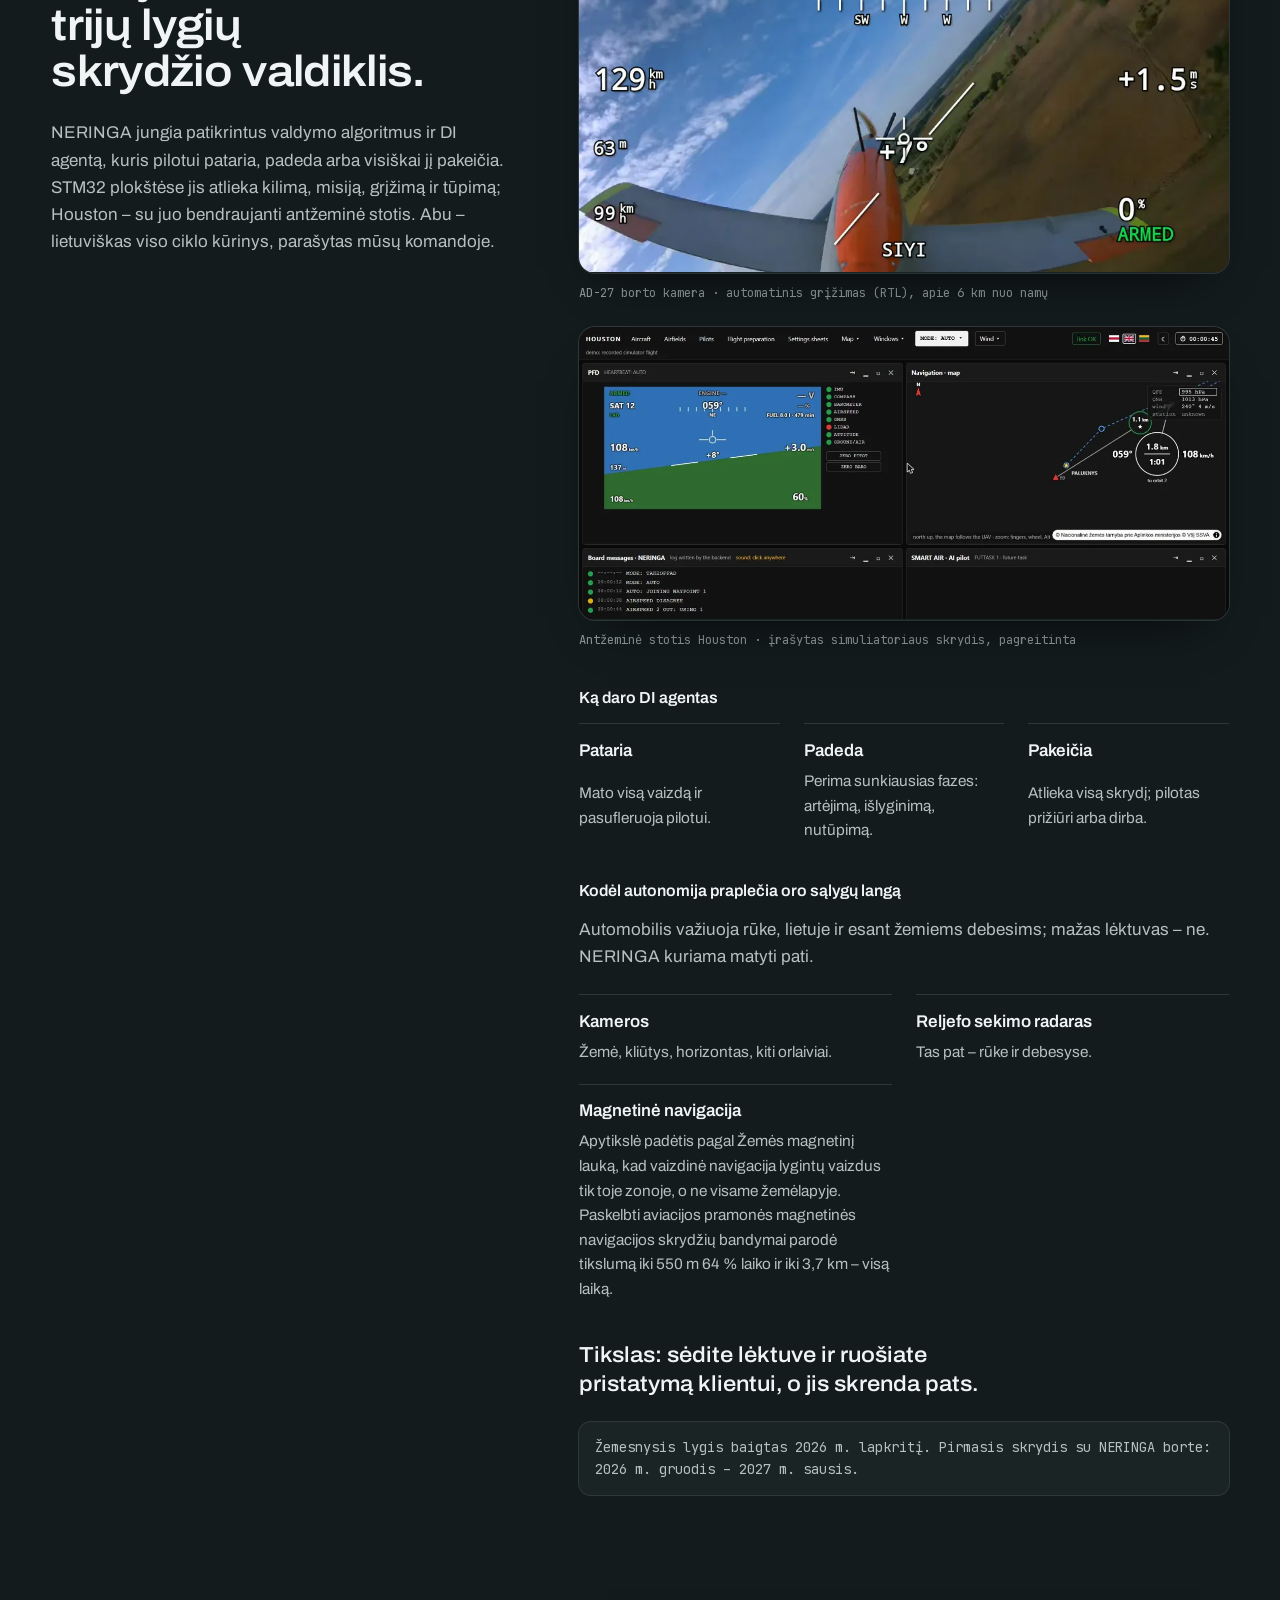
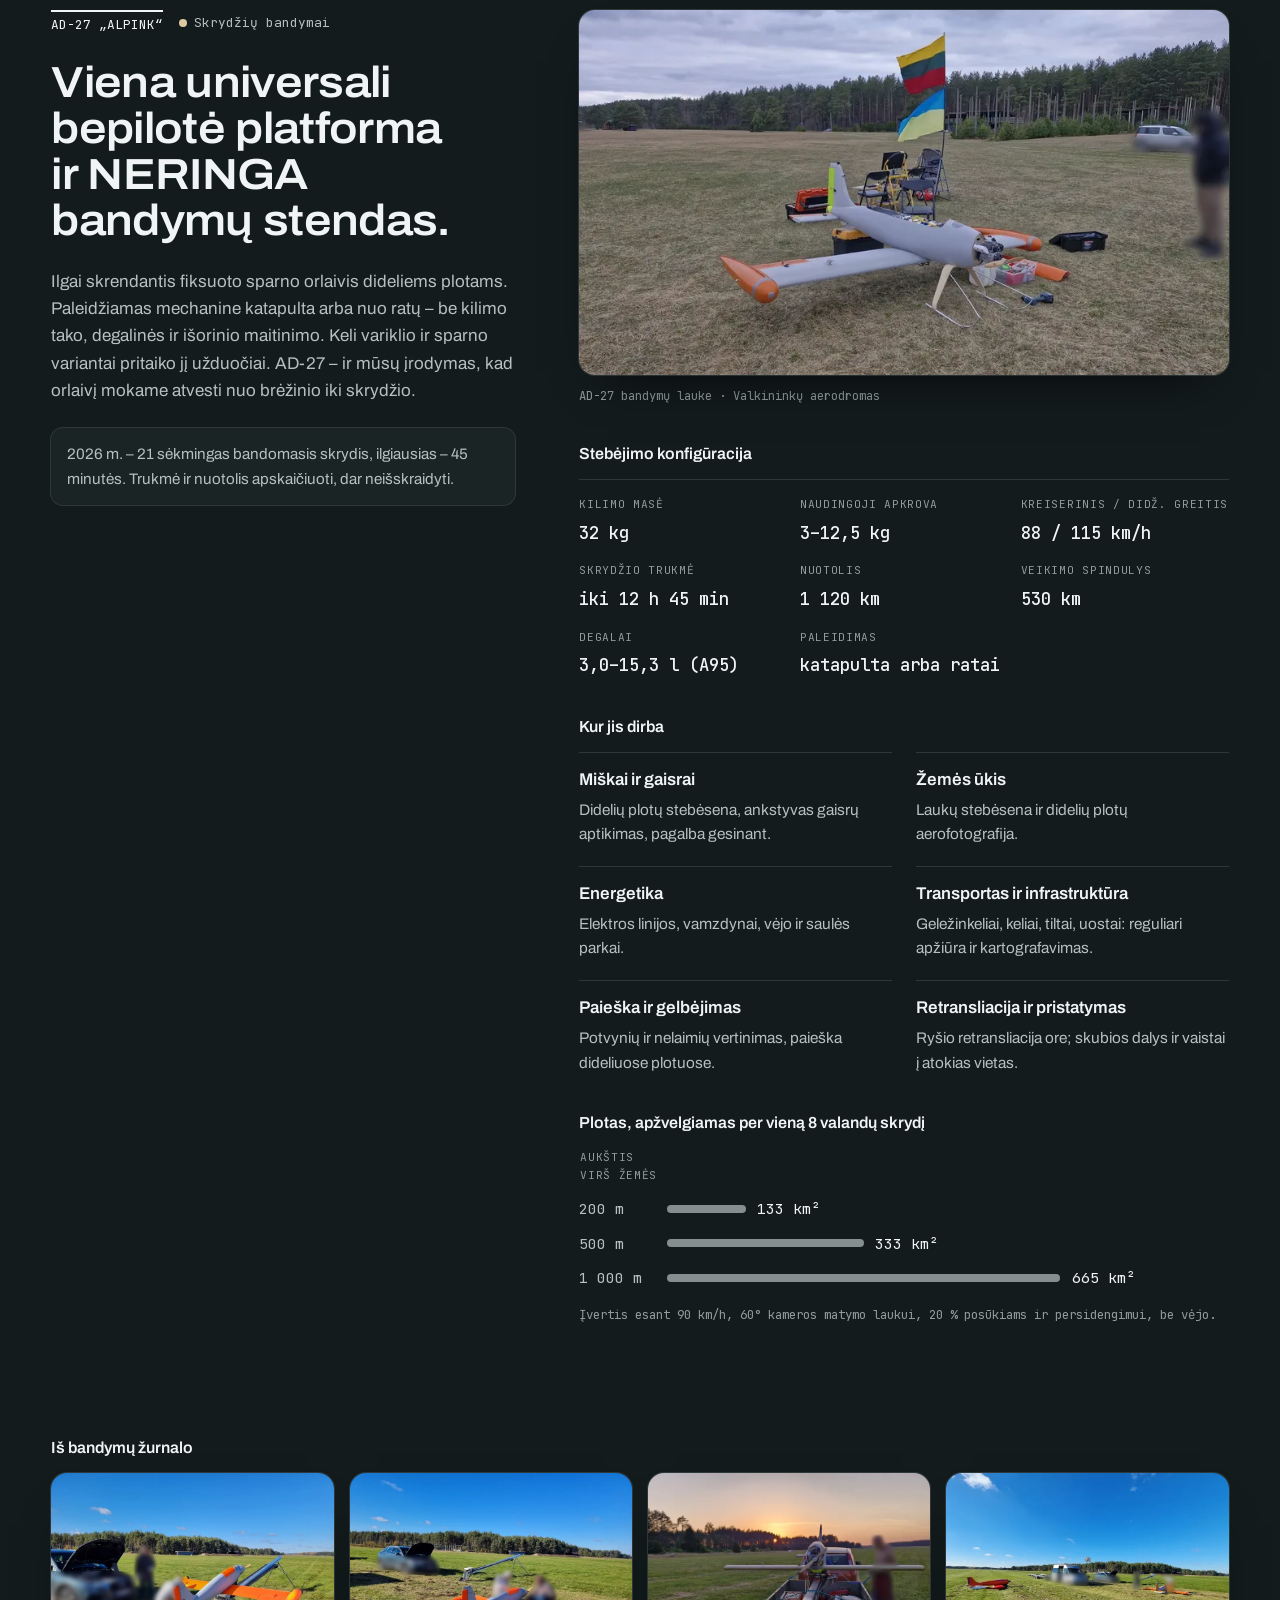
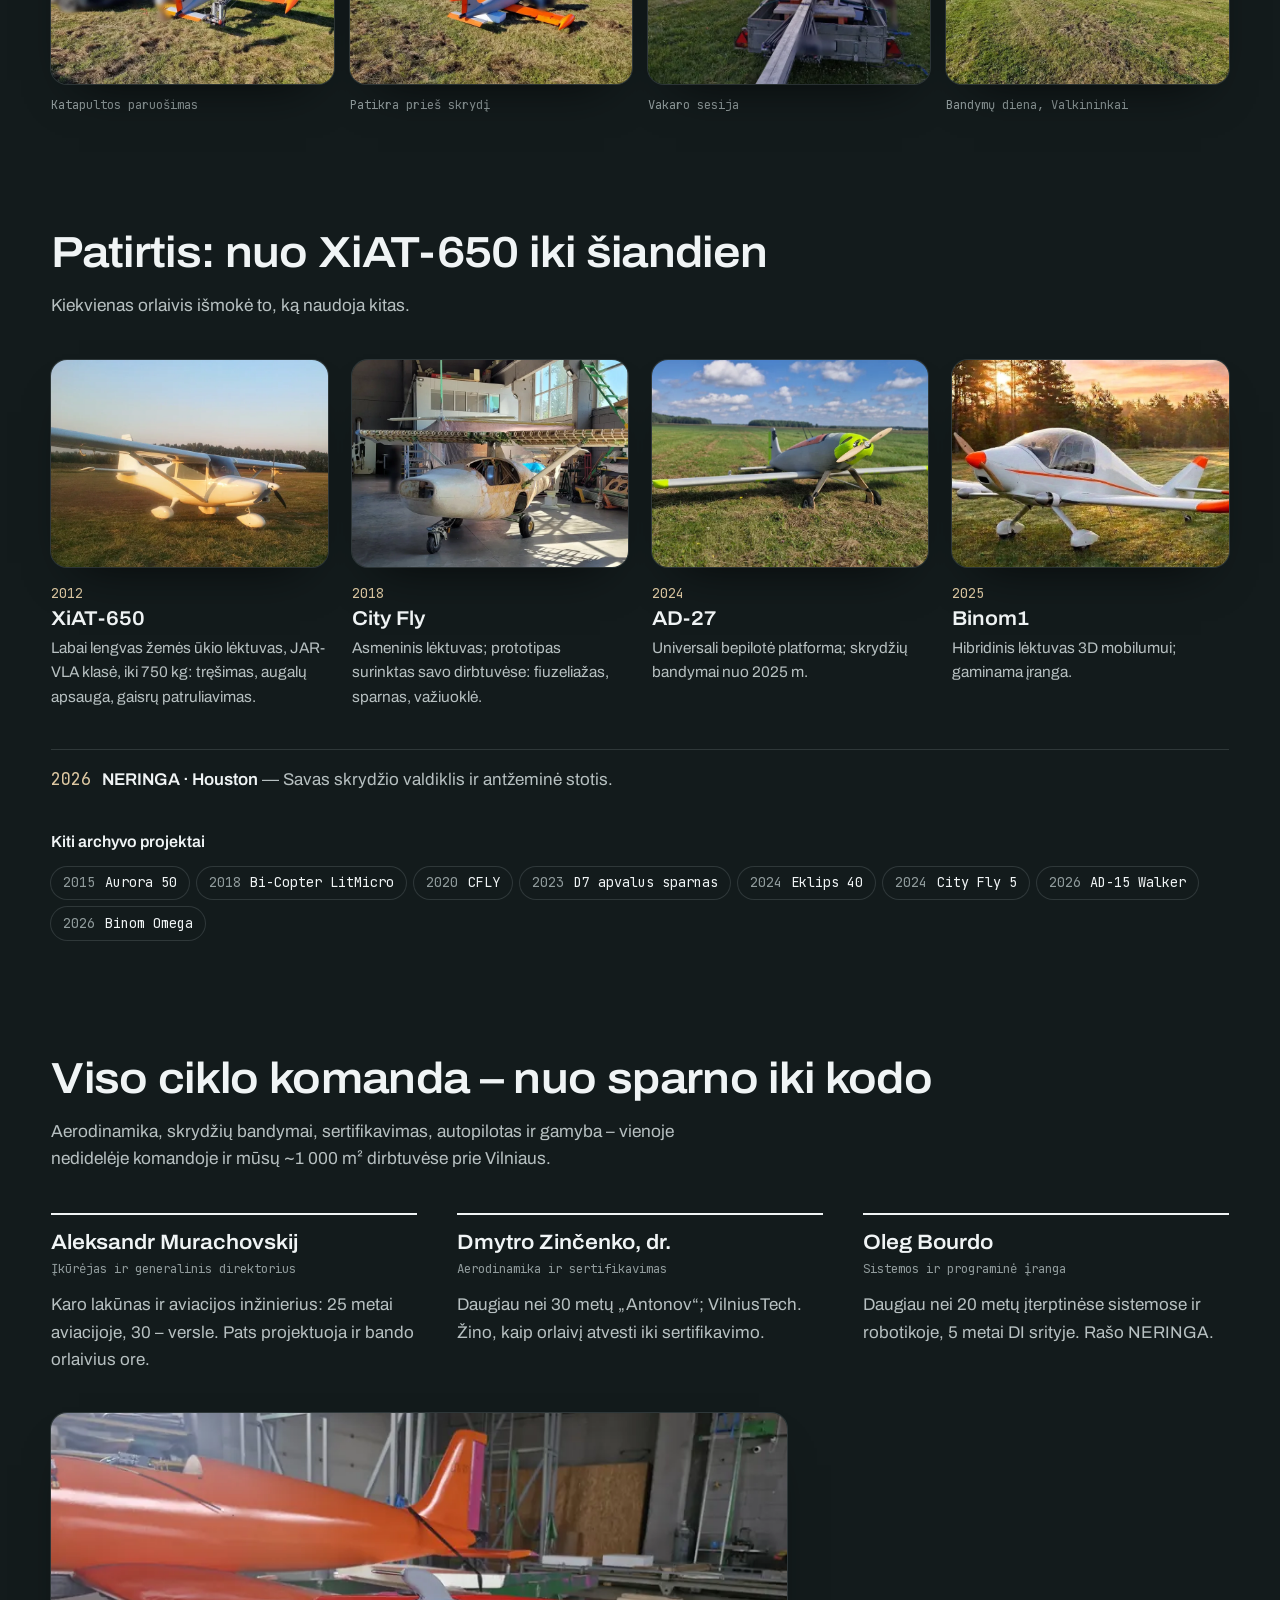
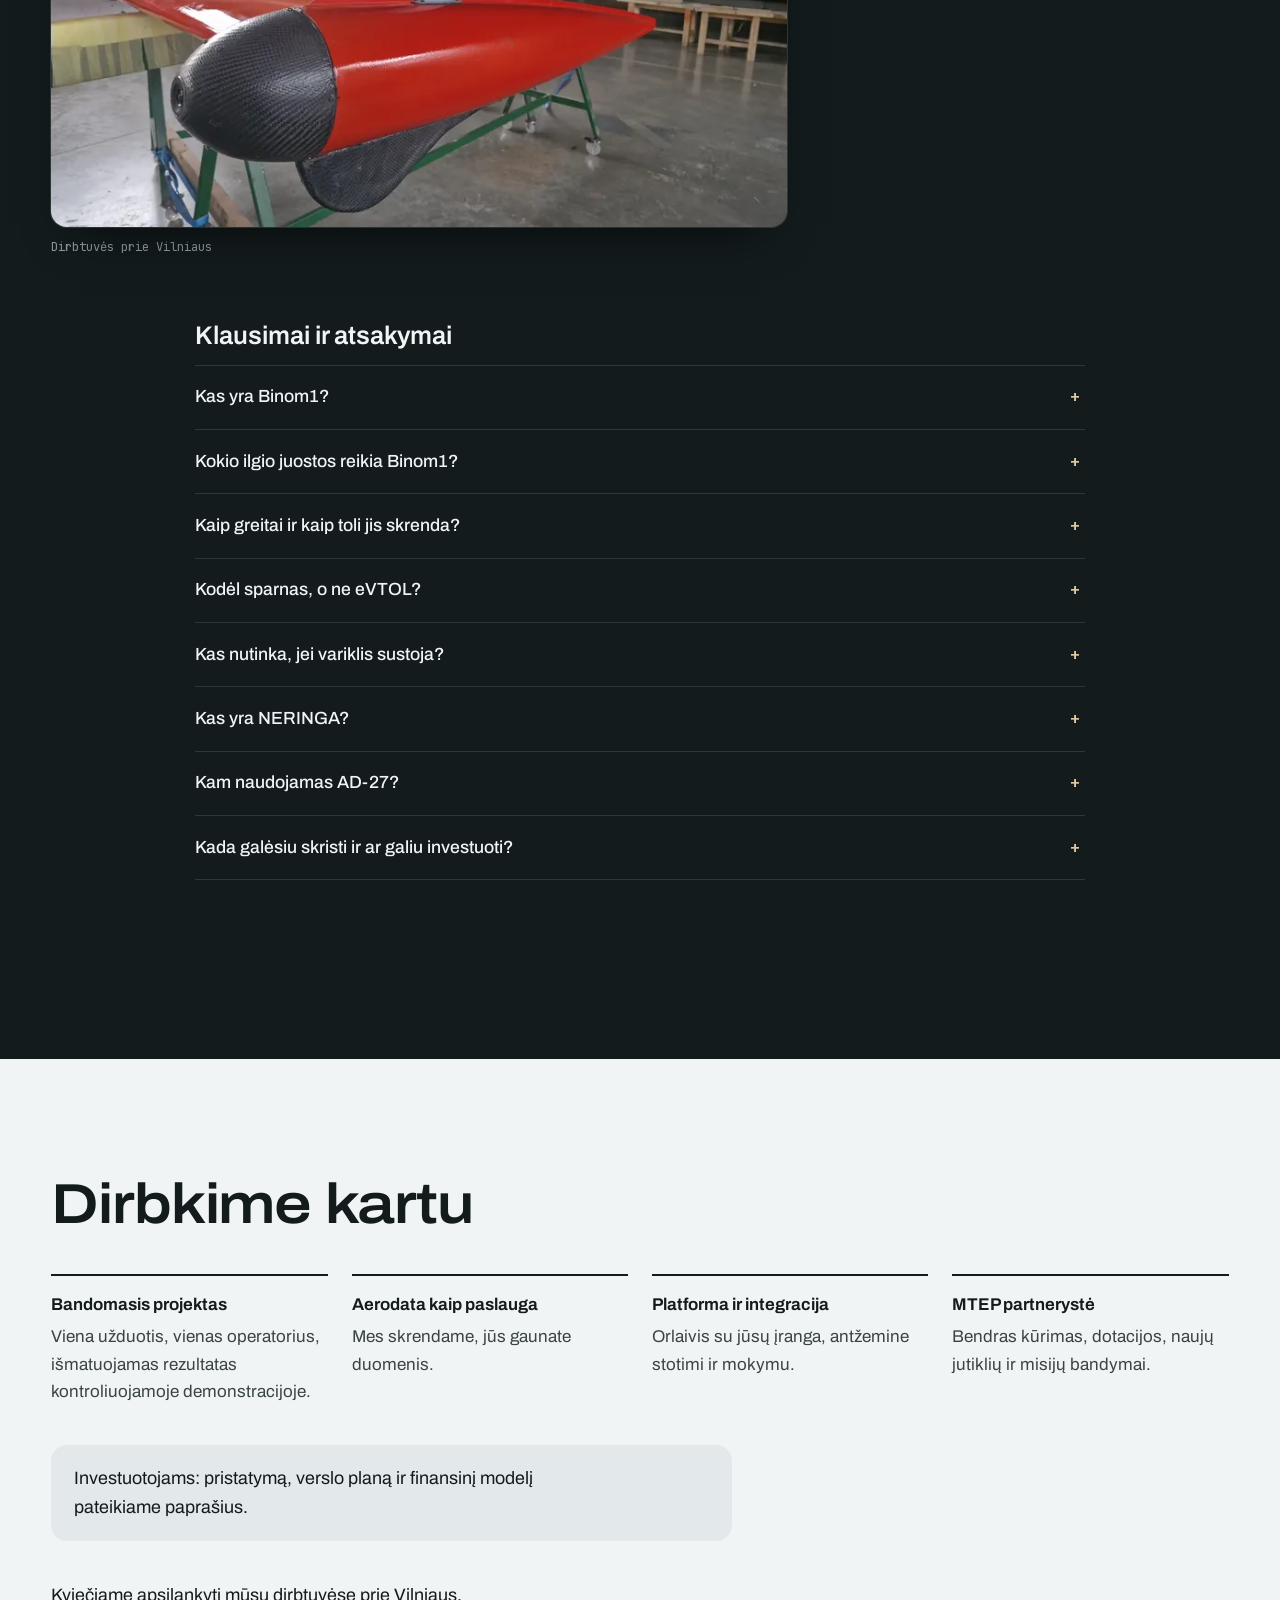
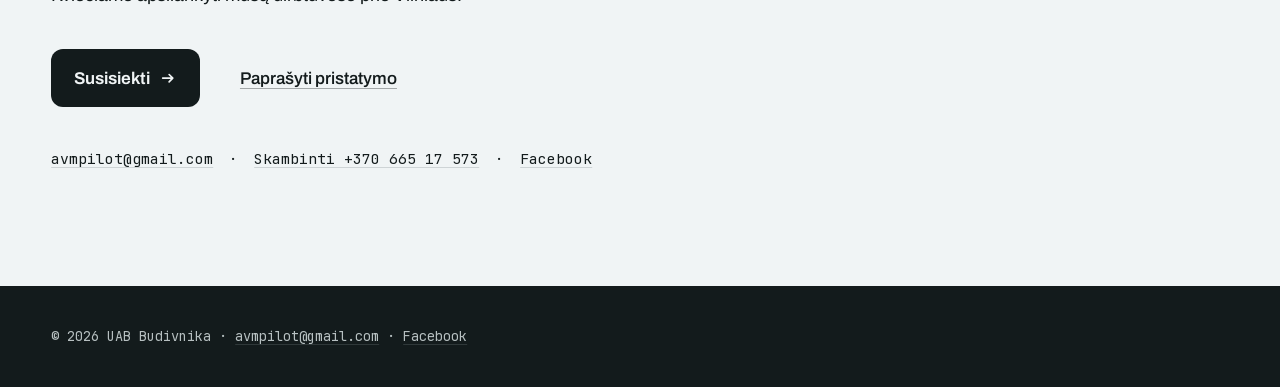
<file: docs/lt/index.html>
<!doctype html>
<html lang="lt">
<head>
<meta charset="utf-8">
<meta name="viewport" content="width=device-width, initial-scale=1">
<title>Aeromagija — aviacijos sistemos ir technologijos, Lietuva</title>
<meta name="description" content="Aeromagija (UAB Budivnika) Lietuvoje kuria aviacijos sistemas ir technologijas: universalią bepilotę platformą AD-27, hibridinį lėktuvą Binom1 3D mobilumui ir skrydžio valdiklį NERINGA.">
<meta name="theme-color" content="#1a2022">
<link rel="canonical" href="https://aeromagija.com/lt/">
<link rel="alternate" hreflang="en" href="https://aeromagija.com/">
<link rel="alternate" hreflang="lt" href="https://aeromagija.com/lt/">
<link rel="alternate" hreflang="x-default" href="https://aeromagija.com/">
<meta property="og:type" content="website">
<meta property="og:title" content="Aeromagija — aviacijos sistemos ir technologijos, Lietuva">
<meta property="og:description" content="Aeromagija (UAB Budivnika) Lietuvoje kuria aviacijos sistemas ir technologijas: universalią bepilotę platformą AD-27, hibridinį lėktuvą Binom1 3D mobilumui ir skrydžio valdiklį NERINGA.">
<meta property="og:image" content="https://aeromagija.com/assets/img/og.jpg">
<meta property="og:image:width" content="1200">
<meta property="og:image:height" content="630">
<meta property="og:url" content="https://aeromagija.com/lt/">
<meta property="og:site_name" content="Aeromagija">
<meta property="og:locale" content="lt_LT">
<meta name="twitter:card" content="summary_large_image">
<link rel="icon" href="../favicon.svg" type="image/svg+xml">
<link rel="preload" href="../assets/fonts/archivo-latin.woff2" as="font" type="font/woff2" crossorigin>
<link rel="stylesheet" href="../assets/site.css?v=202611222029">
<script type="application/ld+json">{"@context": "https://schema.org", "@graph": [{"@id": "https://aeromagija.com/#org", "@type": "Organization", "address": {"@type": "PostalAddress", "addressCountry": "LT", "addressLocality": "Vilnius region"}, "alternateName": "Aeromagija", "brand": {"@type": "Brand", "name": "Aeromagija"}, "description": "Aeromagija (UAB Budivnika) Lietuvoje kuria aviacijos sistemas ir technologijas: universali\u0105 bepilot\u0119 platform\u0105 AD-27, hibridin\u012f l\u0117ktuv\u0105 Binom1 3D mobilumui ir skryd\u017eio valdikl\u012f NERINGA.", "email": "avmpilot@gmail.com", "founder": {"@type": "Person", "name": "Alexander Murakhovsky"}, "identifier": "303584855", "knowsAbout": ["light aircraft", "hybrid aircraft", "STOL", "personal air mobility", "unmanned aerial vehicles", "flight control software", "autopilot", "GPS-denied navigation"], "logo": "https://aeromagija.com/favicon.svg", "name": "UAB Budivnika", "sameAs": ["https://www.facebook.com/profile.php?id=61565368421510"], "telephone": "+37066517573", "url": "https://aeromagija.com/"}, {"@type": "Product", "brand": {"@id": "https://aeromagija.com/#org"}, "category": "Hybrid light aircraft", "description": "Vienvietis hibridinis lengvasis l\u0117ktuvas i\u0161 Lietuvos kasdien\u0117ms asmenin\u0117ms kelion\u0117ms oru. Benzininis variklis suka priekin\u012f propeler\u012f; du elektriniai varikliai ant trumpo priekinio sparnelio pu\u010dia or\u0105 per pagrindin\u012f sparn\u0105 kylant ir tupiant, o kreiseriniame skrydyje j\u0173 propeleriai susilanksto.", "image": "https://aeromagija.com/assets/img/exp-binom-1200.webp", "manufacturer": {"@id": "https://aeromagija.com/#org"}, "name": "Binom1"}, {"@type": "Product", "brand": {"@id": "https://aeromagija.com/#org"}, "category": "Unmanned aerial vehicle", "description": "Ilgos trukm\u0117s mi\u0161k\u0173 ir gaisr\u0173, \u017eem\u0117s \u016bkio, elektros linij\u0173, gele\u017einkeli\u0173 steb\u0117jimui, paie\u0161kai ir gelb\u0117jimui. Kyla i\u0161 katapultos arba ant rat\u0173; 2026 m. \u2013 21 bandomasis skrydis.", "image": "https://aeromagija.com/assets/img/exp-ad27-1200.webp", "manufacturer": {"@id": "https://aeromagija.com/#org"}, "name": "AD-27"}, {"@type": "SoftwareApplication", "applicationCategory": "Flight control software", "creator": {"@id": "https://aeromagija.com/#org"}, "description": "M\u016bs\u0173 trij\u0173 lygi\u0173 skryd\u017eio valdiklis: valdymo algoritmai ir DI agentas, kuris pataria pilotui, padeda sunkiausiose faz\u0117se arba skrenda vis\u0105 skryd\u012f. Bandomas su bepilo\u010diu AD-27; Houston \u2013 jo ant\u017eemin\u0117 stotis.", "name": "NERINGA"}, {"@type": "FAQPage", "mainEntity": [{"@type": "Question", "acceptedAnswer": {"@type": "Answer", "text": "Vienvietis hibridinis lengvasis l\u0117ktuvas i\u0161 Lietuvos kasdien\u0117ms asmenin\u0117ms kelion\u0117ms oru. Benzininis variklis suka priekin\u012f propeler\u012f; du elektriniai varikliai ant trumpo priekinio sparnelio pu\u010dia or\u0105 per pagrindin\u012f sparn\u0105 kylant ir tupiant, o kreiseriniame skrydyje j\u0173 propeleriai susilanksto."}, "name": "Kas yra Binom1?"}, {"@type": "Question", "acceptedAnswer": {"@type": "Answer", "text": "Apie 40\u201360 m kilti ir t\u016bpti: pakanka 100\u2013150 m nu\u0161ienautos \u017eol\u0117s juostos, kaip kaimo pievel\u0117s. Smukos greitis \u2013 45 km/h."}, "name": "Kokio ilgio juostos reikia Binom1?"}, {"@type": "Question", "acceptedAnswer": {"@type": "Answer", "text": "Kreiserinis greitis 170 km/h, did\u017eiausias 220 km/h, nuotolis apie 600 km arba 5 valandos (apskai\u010diuota). I\u0161 aeroparko u\u017e 110 km iki Vilniaus \u2013 apie 45 minut\u0117s."}, "name": "Kaip greitai ir kaip toli jis skrenda?"}, {"@type": "Question", "acceptedAnswer": {"@type": "Answer", "text": "Miesto eVTOL skrenda apie 20 minu\u010di\u0173, o aviacijos taisykl\u0117s reikalauja apie 15 minu\u010di\u0173 atsargos. Binom1 skrenda iki 5 valand\u0173, nes j\u012f ne\u0161a sparnas; trauka turi \u012fveikti tik pasiprie\u0161inim\u0105."}, "name": "Kod\u0117l sparnas, o ne eVTOL?"}, {"@type": "Question", "acceptedAnswer": {"@type": "Answer", "text": "Elektriniai varikliai \u2013 antra nepriklausoma j\u0117gain\u0117: apie 10 km horizontalaus skryd\u017eio vietoj 2,4 km sklandymo."}, "name": "Kas nutinka, jei variklis sustoja?"}, {"@type": "Question", "acceptedAnswer": {"@type": "Answer", "text": "M\u016bs\u0173 trij\u0173 lygi\u0173 skryd\u017eio valdiklis: valdymo algoritmai ir DI agentas, kuris pataria pilotui, padeda sunkiausiose faz\u0117se arba skrenda vis\u0105 skryd\u012f. Bandomas su bepilo\u010diu AD-27; Houston \u2013 jo ant\u017eemin\u0117 stotis."}, "name": "Kas yra NERINGA?"}, {"@type": "Question", "acceptedAnswer": {"@type": "Answer", "text": "Ilgos trukm\u0117s mi\u0161k\u0173 ir gaisr\u0173, \u017eem\u0117s \u016bkio, elektros linij\u0173, gele\u017einkeli\u0173 steb\u0117jimui, paie\u0161kai ir gelb\u0117jimui. Kyla i\u0161 katapultos arba ant rat\u0173; 2026 m. \u2013 21 bandomasis skrydis."}, "name": "Kam naudojamas AD-27?"}, {"@type": "Question", "acceptedAnswer": {"@type": "Answer", "text": "Binom1 \u012frankiai gaminami, kitas \u017eingsnis \u2013 prototipas. D\u0117l partneryst\u0117s, bandom\u0173j\u0173 projekt\u0173 ar investuotojo pristatymo ra\u0161ykite avmpilot@gmail.com."}, "name": "Kada gal\u0117siu skristi ir ar galiu investuoti?"}]}]}</script>
</head>
<body>
<a class="skip" href="#main">Pereiti prie turinio</a>

<header class="rail">
  <a class="mark" href="../" aria-label="Aeromagija">AEROMAGIJA</a>
  <nav aria-label="Pagrindinis meniu">
    <ul>
      <li><a href="#binom">Binom1</a></li>
      <li><a href="#neringa">NERINGA</a></li>
      <li><a href="#ad27">AD-27</a></li>
      <li><a href="#experience">Patirtis</a></li>
      <li><a href="#contact">Kontaktai</a></li>
    </ul>
  </nav>
  <div class="lang" role="group" aria-label="Kalba">
    <span aria-current="true">LT</span>
    <a href="../" hreflang="en" lang="en">EN</a>
  </div>
</header>

<main id="main">

<section class="tunnel" aria-labelledby="h1">
  <canvas class="tunnel__flow" aria-hidden="true"></canvas>
  <div class="tunnel__copy">
    <h1 id="h1">Kuriame aviacijos sistemas, kurios 3D mobilumą paverčia realybe.</h1>
    <p class="lede">Aeromagija pati projektuoja, surenka ir ore bando savo orlaivius savo gamybinėje bazėje prie Vilniaus, o skrydžio programinę įrangą kuria pati. Mūsų bepilotis AD-27 jau veikia ir šiuo metu vykdoma jo skrydžių bandymų programa. Toliau – vienvietis lėktuvas Binom1 kartu su mūsų nuosavu skrydžio valdikliu NERINGA. Kartu jie atneš saugius asmeninius skrydžius į kasdienį gyvenimą.</p>
    <div class="actions">
      <a class="btn" href="#film">Kaip tai veikia<svg aria-hidden="true" viewBox="0 0 20 20"><path d="M4 10h11m-4-4 4 4-4 4"/></svg></a>
      <a class="link" href="#contact">Susisiekti</a>
    </div>
  </div>
  <figure class="tunnel__media">
    <div class="frame frame--video">
      <video autoplay muted loop playsinline preload="metadata" poster="../assets/video/launch-poster.webp" aria-label="Vaizdo įrašas: AD-27 paleidžiamas mechanine katapulta ir kyla virš žolinio aerodromo">
        <source src="../assets/video/launch.webm" type="video/webm">
        <source src="../assets/video/launch.mp4" type="video/mp4">
      </video>
    </div>
    <figcaption>AD-27 paleidimas katapulta · Valkininkų aerodromas, Lietuva</figcaption>
  </figure>
  <ol class="readout" aria-label="Visa grandinė vienoje komandoje">
    <li><b>Aerodinamika ir projektavimas</b><span>Konfigūracija, apkrovos, charakteristikos.</span></li>
    <li><b>Sklandmuo ir įranga</b><span>Kompozitiniai sklandmenys ir formos, gaminami patys.</span></li>
    <li><b>Skrydžių bandymai</b><span>Įkūrėjas – bandytojas pilotas.</span></li>
    <li><b>Skrydžio valdymas</b><span>NERINGA – mūsų autopilotas.</span></li>
    <li><b>Antžeminė stotis</b><span>Houston – mūsų valdymo programa.</span></li>
  </ol>
</section>

<article id="binom" class="article" aria-labelledby="h-binom">
  <header class="article__head">
    <p class="tag"><span class="tag__name">Binom1</span><span class="status"><i aria-hidden="true"></i>Gaminama įranga</span></p>
    <h2 id="h-binom">Hibridinis lėktuvas, kuris 3D mobilumą paverčia realybe.</h2>
    <p class="body">Ne eVTOL ir ne žaislas: sparnas, patikrinti aviacijos sprendimai ir viena nauja idėja. Du elektros varikliai prieš sparną kilimo ir tūpimo metu pučia orą per jį, o kreiseriniame skrydyje jų sraigtai susiskleidžia. Pakanka vejos dydžio juostos, borte visada yra antra nepriklausoma jėgainė, o tarp miestų lėktuvas skrenda pagrindiniu varikliu.</p>
  </header>
  <div class="article__body">
    <figure class="plate">
  <div class="frame"><img src="../assets/img/binom-cad-800.webp" srcset="../assets/img/binom-cad-800.webp 800w, ../assets/img/binom-cad-1600.webp 1600w" sizes="(min-width: 64rem) 55vw, 100vw" width="1600" height="960" alt="Binom1 CAD modelis: baltas sklandmuo, priekinis propeleris, trumpas priekinis sparnelis su dviem elektriniais stumiančiais varikliais galuose, oranžinės pagrindinės važiuoklės kojos" loading="lazy" decoding="async"></div>
<figcaption>Binom1 · projektinis modelis</figcaption></figure>
    <dl class="innov">
      <div><dt>Pučiamas sparnas</dt><dd>Keliamosios jėgos koeficientas 3,5–4,2 vietoj 1,2: atsiplėšimas 52 km/h, smuka 45 km/h, įsibėgėjimas 36 m.</dd></div>
      <div><dt>Antra jėgainė</dt><dd>Sustojus pagrindiniam varikliui – apie 10 km horizontalaus skrydžio elektros varikliais vietoj 2,4 km sklandymo.</dd></div>
      <div><dt>Stovėjimo vieta, ne angaras</dt><dd>Greitai nuimamas sparnas: lėktuvas telpa į automobilio stovėjimo vietą ar priekabos dėžę.</dd></div>
      <div><dt>Su NERINGA borte</dt><dd>Autonomija ir platesnis oro sąlygų langas jau dabar; ateityje – visiškai automatinis skrydis nuo juostos iki juostos.</dd></div>
    </dl>
    <h3 class="minor">Kodėl sparnas, o ne eVTOL</h3>
    <dl class="vs">
      <div><dt>Miesto eVTOL</dt><dd>Apie 20 minučių skrydžio, kai aviacijos taisyklės apie 15 minučių laiko atsargai. Kabant reikia traukos, maždaug 1,5 karto didesnės už svorį.</dd></div>
      <div class="vs--us"><dt>Binom1</dt><dd>Iki 5 valandų skrydžio. Nuo maždaug 60 km/h lėktuvą laiko sparnas; trauka tik įveikia pasipriešinimą – nuo penktadalio iki ketvirtadalio svorio.</dd></div>
    </dl>
    <div class="smoke-pair">
      <figure class="plate plate--smoke">
        <div class="frame"><img src="../assets/img/binom-flap-smoke.webp" width="607" height="417" alt="Binom1 plyšinio užsparnio, atlenkto 35 laipsnius, inžinerinis brėžinys" loading="lazy" decoding="async"></div>
        <figcaption>Plyšinis užsparnis, 35°</figcaption>
      </figure>
      <figure class="plate plate--smoke">
        <div class="frame"><img src="../assets/img/binom-smoke-800.webp" srcset="../assets/img/binom-smoke-800.webp 800w, ../assets/img/binom-smoke-1600.webp 1092w" sizes="(min-width: 64rem) 30vw, 100vw" width="1092" height="499" alt="Apskaičiuotos srovės linijos aplink Binom1 fiuzeliažą ir sparną" loading="lazy" decoding="async"></div>
        <figcaption>Apskaičiuotos srovės linijos</figcaption>
      </figure>
    </div>
    <dl class="spec">
      <div><dt>Kilimo masė</dt><dd>250–280 kg</dd></div>
      <div><dt>Kreiserinis / didž.</dt><dd>170 / 220 km/h</dd></div>
      <div><dt>Nuotolis</dt><dd>≈ 600 km · 5 h</dd></div>
      <div><dt>Kilimas ir tūpimas</dt><dd>40–60 m</dd></div>
      <div><dt>Kabinos plotis</dt><dd>1,1 m</dd></div>
      <div><dt>Bepilotė versija</dt><dd>100 kg · ≈ 5 h</dd></div>
    </dl>
    <p class="fine">Apskaičiuoti duomenys; bepilotės versijos duomenys – įverčiai.</p>
  </div>
</article>

<section id="film" class="film" aria-labelledby="h-film">
  <div class="film__head">
    <h2 id="h-film">Namai už 120 km. Biure – per valandą.</h2>
    <p>Mūsų miestai – automobilių eros pakelės: iki darbo žmonės sutinka važiuoti apie 45 minutes. Automobiliu tai reiškia gyventi už 20–40 km. Binom1 per tą patį laiką įveikia apie 120 km ir nusileidžia miesto pakraštyje.</p>
  </div>
  <figure class="film__stage">
    <div class="frame frame--film">
      <video muted loop playsinline preload="none" poster="../assets/video/journey-poster.webp" aria-label="Filmas: Justina iš namų kotedžų kvartale eina prie Binom1 ant žolės juostos, pakyla, kreiserinio skrydžio metu dirba su nešiojamuoju kompiuteriu, nusileidžia aeroparke miesto pakraštyje, važiuoja metro ir per mažiau nei valandą įeina į biurą." data-autoplay>
        <source src="../assets/video/journey.webm" type="video/webm">
        <source src="../assets/video/journey.mp4" type="video/mp4">
      </video>
    </div>
    <ul class="stats"><li><b>120 km</b> nuo namų</li><li><b>170 km/h</b> kreiserinis</li><li><b>40–60 m</b> įsibėgėjimas</li><li><b>&lt; 1 val.</b> iki biuro</li></ul>
  </figure>
  <figure class="film__stage film__stage--vilnius">
    <div class="frame frame--film">
      <video muted loop playsinline preload="none" poster="../assets/video/vilnius-poster.webp" aria-label="Filmas: modernus aeroparko kvartalas su žolės pakilimo taku viduryje; pilotas eina prie savo Binom1 prie angaro ir pakyla; žemėlapyje – 25, 50 ir 100 km spinduliai aplink Vilnių ir 45 minučių skrydis iš aeroparko už 110 km, o automobilis per tą laiką įveikia apie trečdalį kelio; Binom1 artėja palei Nerį, o kelionė baigiama paspirtuku." data-autoplay>
        <source src="../assets/video/vilnius.webm" type="video/webm">
        <source src="../assets/video/vilnius.mp4" type="video/mp4">
      </video>
    </div>
    <ul class="stats"><li><b>110 km</b> nuo aeroparko iki Vilniaus</li><li><b>45 min</b> ore</li><li><b>1 km</b> paspirtuku</li></ul>
    <p class="cgi">CGI</p>
  </figure>
  <div class="dev">
    <h3 class="minor">Ką tai keičia aplink miestą</h3>
    <dl>
      <div><dt>9–16×</dt><dd>daugiau ploto per 45 minutes nuo centro</dd></div>
      <div><dt>3–5×</dt><dd>pigesni namai aeroparke nei didmiesčio centre</dd></div>
      <div><dt>100–150 m</dt><dd>žolės juosta – bendruomenės dalis, kaip žaidimų aikštelė ar dviračių takas</dd></div>
    </dl>
  </div>
</section>

<article id="neringa" class="article" aria-labelledby="h-neringa">
  <header class="article__head">
    <p class="tag"><span class="tag__name">NERINGA · Houston</span><span class="status"><i aria-hidden="true"></i>Žemesnysis lygis baigtas</span></p>
    <h2 id="h-neringa">Naujos kartos trijų lygių skrydžio valdiklis.</h2>
    <p class="body">NERINGA jungia patikrintus valdymo algoritmus ir DI agentą, kuris pilotui pataria, padeda arba visiškai jį pakeičia. STM32 plokštėse jis atlieka kilimą, misiją, grįžimą ir tūpimą; Houston – su juo bendraujanti antžeminė stotis. Abu – lietuviškas viso ciklo kūrinys, parašytas mūsų komandoje.</p>
  </header>
  <div class="article__body">
    <figure class="plate">
      <div class="frame frame--video">
        <video muted loop playsinline preload="none" poster="../assets/video/onboard-poster.webp" aria-label="Vaizdo įrašas: AD-27 borto kamera automatinio grįžimo metu, posūkis virš laukų" data-autoplay>
          <source src="../assets/video/onboard.mp4" type="video/mp4">
        </video>
      </div>
      <figcaption>AD-27 borto kamera · automatinis grįžimas (RTL), apie 6 km nuo namų</figcaption>
    </figure>
    <figure class="plate plate--houston">
      <div class="frame frame--houston">
        <video muted loop playsinline preload="none" poster="../assets/video/houston-poster.webp" aria-label="Ekrano įrašas: antžeminė stotis Houston imituoto skrydžio metu – padėties indikatorius, žemėlapis ir borto pranešimai" data-autoplay>
          <source src="../assets/video/houston.mp4" type="video/mp4">
        </video>
      </div>
      <figcaption>Antžeminė stotis Houston · įrašytas simuliatoriaus skrydis, pagreitinta</figcaption>
    </figure>
    <h3 class="minor">Ką daro DI agentas</h3>
    <ol class="stages">
      <li><b>Pataria</b><span>Mato visą vaizdą ir pasufleruoja pilotui.</span></li>
      <li><b>Padeda</b><span>Perima sunkiausias fazes: artėjimą, išlyginimą, nutūpimą.</span></li>
      <li><b>Pakeičia</b><span>Atlieka visą skrydį; pilotas prižiūri arba dirba.</span></li>
    </ol>
    <h3 class="minor">Kodėl autonomija praplečia oro sąlygų langą</h3>
    <p class="sense-p">Automobilis važiuoja rūke, lietuje ir esant žemiems debesims; mažas lėktuvas – ne. NERINGA kuriama matyti pati.</p>
    <dl class="uses">
      <div><dt>Kameros</dt><dd>Žemė, kliūtys, horizontas, kiti orlaiviai.</dd></div>
      <div><dt>Reljefo sekimo radaras</dt><dd>Tas pat – rūke ir debesyse.</dd></div>
      <div><dt>Magnetinė navigacija</dt><dd>Apytikslė padėtis pagal Žemės magnetinį lauką, kad vaizdinė navigacija lygintų vaizdus tik toje zonoje, o ne visame žemėlapyje. Paskelbti aviacijos pramonės magnetinės navigacijos skrydžių bandymai parodė tikslumą iki 550 m 64 % laiko ir iki 3,7 km – visą laiką.</dd></div>
    </dl>
    <p class="goal">Tikslas: sėdite lėktuve ir ruošiate pristatymą klientui, o jis skrenda pats.</p>
    <p class="now">Žemesnysis lygis baigtas 2026 m. lapkritį. Pirmasis skrydis su NERINGA borte: 2026 m. gruodis – 2027 m. sausis.</p>
  </div>
</article>

<article id="ad27" class="article" aria-labelledby="h-ad27">
  <header class="article__head">
    <p class="tag"><span class="tag__name">AD-27 „ALPINK“</span><span class="status"><i aria-hidden="true"></i>Skrydžių bandymai</span></p>
    <h2 id="h-ad27">Viena universali bepilotė platforma ir NERINGA bandymų stendas.</h2>
    <p class="body">Ilgai skrendantis fiksuoto sparno orlaivis dideliems plotams. Paleidžiamas mechanine katapulta arba nuo ratų – be kilimo tako, degalinės ir išorinio maitinimo. Keli variklio ir sparno variantai pritaiko jį užduočiai. AD-27 – ir mūsų įrodymas, kad orlaivį mokame atvesti nuo brėžinio iki skrydžio.</p>
    <p class="proof">2026 m. – 21 sėkmingas bandomasis skrydis, ilgiausias – 45 minutės. Trukmė ir nuotolis apskaičiuoti, dar neišskraidyti.</p>
  </header>
  <div class="article__body">
    <figure class="plate develop">
  <div class="frame"><img src="../assets/img/field-flag-800.webp" srcset="../assets/img/field-flag-800.webp 800w, ../assets/img/field-flag-1600.webp 1600w" sizes="(min-width: 64rem) 55vw, 100vw" width="800" height="450" alt="AD-27 ant žolės Valkininkų aerodrome, už jo – Lietuvos vėliava" loading="lazy" decoding="async"></div>
<figcaption>AD-27 bandymų lauke · Valkininkų aerodromas</figcaption></figure>
    <h3 class="minor">Stebėjimo konfigūracija</h3>
    <dl class="spec">
      <div><dt>Kilimo masė</dt><dd>32 kg</dd></div>
      <div><dt>Naudingoji apkrova</dt><dd>3–12,5 kg</dd></div>
      <div><dt>Kreiserinis / didž. greitis</dt><dd>88 / 115 km/h</dd></div>
      <div><dt>Skrydžio trukmė</dt><dd>iki 12 h 45 min</dd></div>
      <div><dt>Nuotolis</dt><dd>1 120 km</dd></div>
      <div><dt>Veikimo spindulys</dt><dd>530 km</dd></div>
      <div><dt>Degalai</dt><dd>3,0–15,3 l (A95)</dd></div>
      <div><dt>Paleidimas</dt><dd>katapulta arba ratai</dd></div>
    </dl>
    <h3 class="minor">Kur jis dirba</h3>
    <dl class="uses">
      <div><dt>Miškai ir gaisrai</dt><dd>Didelių plotų stebėsena, ankstyvas gaisrų aptikimas, pagalba gesinant.</dd></div>
      <div><dt>Žemės ūkis</dt><dd>Laukų stebėsena ir didelių plotų aerofotografija.</dd></div>
      <div><dt>Energetika</dt><dd>Elektros linijos, vamzdynai, vėjo ir saulės parkai.</dd></div>
      <div><dt>Transportas ir infrastruktūra</dt><dd>Geležinkeliai, keliai, tiltai, uostai: reguliari apžiūra ir kartografavimas.</dd></div>
      <div><dt>Paieška ir gelbėjimas</dt><dd>Potvynių ir nelaimių vertinimas, paieška dideliuose plotuose.</dd></div>
      <div><dt>Retransliacija ir pristatymas</dt><dd>Ryšio retransliacija ore; skubios dalys ir vaistai į atokias vietas.</dd></div>
    </dl>
    <h3 class="minor">Plotas, apžvelgiamas per vieną 8 valandų skrydį</h3>
    <table class="scan">
      <thead><tr><th scope="col">Aukštis virš žemės</th><th scope="col"><span class="sr">km²</span></th></tr></thead>
      <tbody>
<tr><th scope="row">200 m</th><td><span class="bar" style="--w: 0.2"></span><span class="num">133 km²</span></td></tr>
<tr><th scope="row">500 m</th><td><span class="bar" style="--w: 0.5007518796992482"></span><span class="num">333 km²</span></td></tr>
<tr><th scope="row">1 000 m</th><td><span class="bar" style="--w: 1.0"></span><span class="num">665 km²</span></td></tr>
</tbody>
    </table>
    <p class="fine">Įvertis esant 90 km/h, 60° kameros matymo laukui, 20 % posūkiams ir persidengimui, be vėjo.</p>
  </div>
</article>

<section class="strip" aria-labelledby="h-strip">
  <h3 id="h-strip" class="minor">Iš bandymų žurnalo</h3>
  <div class="strip__row">
    <figure class="plate develop">
  <div class="frame"><img src="../assets/img/field-catapult-800.webp" srcset="../assets/img/field-catapult-800.webp 800w, ../assets/img/field-catapult-1600.webp 1600w" sizes="(min-width: 64rem) 25vw, 80vw" width="800" height="600" alt="AD-27 ant katapultos Valkininkuose, komanda dirba prie automobilio" loading="lazy" decoding="async"></div>
<figcaption>Katapultos paruošimas</figcaption></figure>
    <figure class="plate develop">
  <div class="frame"><img src="../assets/img/field-crew-800.webp" srcset="../assets/img/field-crew-800.webp 800w, ../assets/img/field-crew-1600.webp 1600w" sizes="(min-width: 64rem) 25vw, 80vw" width="800" height="600" alt="Du inžinieriai ruošia AD-27 ant žolės giedrą dieną" loading="lazy" decoding="async"></div>
<figcaption>Patikra prieš skrydį</figcaption></figure>
    <figure class="plate develop">
  <div class="frame"><img src="../assets/img/catapult-dusk-800.webp" srcset="../assets/img/catapult-dusk-800.webp 800w, ../assets/img/catapult-dusk-1600.webp 1600w" sizes="(min-width: 64rem) 25vw, 80vw" width="800" height="450" alt="AD-27 prie paleidimo katapultos sutemus" loading="lazy" decoding="async"></div>
<figcaption>Vakaro sesija</figcaption></figure>
    <figure class="plate develop">
  <div class="frame"><img src="../assets/img/field-wide-800.webp" srcset="../assets/img/field-wide-800.webp 800w, ../assets/img/field-wide-1600.webp 1600w" sizes="(min-width: 64rem) 25vw, 80vw" width="800" height="600" alt="Bandymų lauko vaizdas su dviem sklandmenimis, furgonais ir komanda" loading="lazy" decoding="async"></div>
<figcaption>Bandymų diena, Valkininkai</figcaption></figure>
  </div>
</section>

<section id="experience" class="sec exp" aria-labelledby="h-exp">
  <h2 id="h-exp">Patirtis: nuo XiAT-650 iki šiandien</h2>
  <p class="exp__lede">Kiekvienas orlaivis išmokė to, ką naudoja kitas.</p>
  <ol class="timeline">
    <li><figure class="plate develop">
  <div class="frame"><img src="../assets/img/exp-xiat-800.webp" srcset="../assets/img/exp-xiat-800.webp 800w, ../assets/img/exp-xiat-1200.webp 1200w" sizes="(min-width: 64rem) 22vw, 80vw" width="800" height="600" alt="Baltas aukštasparnis XiAT-650 ant žolės aerodromo saulėlydžio metu" loading="lazy" decoding="async"></div>
</figure><p class="y">2012</p><h3>XiAT-650</h3><p>Labai lengvas žemės ūkio lėktuvas, JAR-VLA klasė, iki 750 kg: tręšimas, augalų apsauga, gaisrų patruliavimas.</p></li>
    <li><figure class="plate develop">
  <div class="frame"><img src="../assets/img/cityfly-proto-800.webp" srcset="../assets/img/cityfly-proto-800.webp 800w, ../assets/img/cityfly-proto-1200.webp 1200w" sizes="(min-width: 64rem) 22vw, 80vw" width="1200" height="900" alt="City Fly prototipas dirbtuvėse: surinktas kompozitinis fiuzeliažas, sparno konstrukcija ir važiuoklė" loading="lazy" decoding="async"></div>
</figure><p class="y">2018</p><h3>City Fly</h3><p>Asmeninis lėktuvas; prototipas surinktas savo dirbtuvėse: fiuzeliažas, sparnas, važiuoklė.</p></li>
    <li><figure class="plate develop">
  <div class="frame"><img src="../assets/img/exp-ad27-800.webp" srcset="../assets/img/exp-ad27-800.webp 800w, ../assets/img/exp-ad27-1200.webp 1200w" sizes="(min-width: 64rem) 22vw, 80vw" width="800" height="600" alt="Bepilotis AD-27 ant žolės aerodromo prieš bandomąjį skrydį" loading="lazy" decoding="async"></div>
</figure><p class="y">2024</p><h3>AD-27</h3><p>Universali bepilotė platforma; skrydžių bandymai nuo 2025 m.</p></li>
    <li><figure class="plate develop">
  <div class="frame"><img src="../assets/img/exp-binom-800.webp" srcset="../assets/img/exp-binom-800.webp 800w, ../assets/img/exp-binom-1200.webp 1200w" sizes="(min-width: 64rem) 22vw, 80vw" width="800" height="600" alt="Binom1 vizualizacija: baltas lėktuvas ant žolės juostos saulėtekio metu, priekinis sparnelis su elektrinėmis gondolomis" loading="lazy" decoding="async"></div>
</figure><p class="y">2025</p><h3>Binom1</h3><p>Hibridinis lėktuvas 3D mobilumui; gaminama įranga.</p></li>
  </ol>
  <p class="exp__now"><span class="y">2026</span> <b>NERINGA · Houston</b> — Savas skrydžio valdiklis ir antžeminė stotis.</p>
  <div class="log">
    <h3 class="minor">Kiti archyvo projektai</h3>
    <ol>
<li><span class="y">2015</span><span class="n">Aurora 50</span></li>
<li><span class="y">2018</span><span class="n">Bi-Copter LitMicro</span></li>
<li><span class="y">2020</span><span class="n">CFLY</span></li>
<li><span class="y">2023</span><span class="n">D7 apvalus sparnas</span></li>
<li><span class="y">2024</span><span class="n">Eklips 40</span></li>
<li><span class="y">2024</span><span class="n">City Fly 5</span></li>
<li><span class="y">2026</span><span class="n">AD-15 Walker</span></li>
<li><span class="y">2026</span><span class="n">Binom Omega</span></li>
    </ol>
  </div>
</section>

<section class="sec bureau" aria-labelledby="h-team">
  <h2 id="h-team">Viso ciklo komanda – nuo sparno iki kodo</h2>
  <p class="bureau__lede">Aerodinamika, skrydžių bandymai, sertifikavimas, autopilotas ir gamyba – vienoje nedidelėje komandoje ir mūsų ~1 000 m² dirbtuvėse prie Vilniaus.</p>
  <ul class="team">
    <li><h3>Aleksandr Murachovskij</h3><p class="role">Įkūrėjas ir generalinis direktorius</p><p>Karo lakūnas ir aviacijos inžinierius: 25 metai aviacijoje, 30 – versle. Pats projektuoja ir bando orlaivius ore.</p></li>
    <li><h3>Dmytro Zinčenko, dr.</h3><p class="role">Aerodinamika ir sertifikavimas</p><p>Daugiau nei 30 metų „Antonov“; VilniusTech. Žino, kaip orlaivį atvesti iki sertifikavimo.</p></li>
    <li><h3>Oleg Bourdo</h3><p class="role">Sistemos ir programinė įranga</p><p>Daugiau nei 20 metų įterptinėse sistemose ir robotikoje, 5 metai DI srityje. Rašo NERINGA.</p></li>
  </ul>
  <div class="shop">
    <figure class="plate develop">
  <div class="frame"><img src="../assets/img/workshop-nose-800.webp" srcset="../assets/img/workshop-nose-800.webp 800w, ../assets/img/workshop-nose-1600.webp 1600w" sizes="(min-width: 64rem) 60vw, 100vw" width="800" height="450" alt="Raudonas AD-27 sklandmuo su anglies pluošto nosimi ant stovo dirbtuvėse" loading="lazy" decoding="async"></div>
<figcaption>Dirbtuvės prie Vilniaus</figcaption></figure>
  </div>
</section>

<section id="faq" class="faq" aria-labelledby="h-faq">
  <h2 id="h-faq">Klausimai ir atsakymai</h2>
  <div class="faq__list">
<details><summary>Kas yra Binom1?</summary><p>Vienvietis hibridinis lengvasis lėktuvas iš Lietuvos kasdienėms asmeninėms kelionėms oru. Benzininis variklis suka priekinį propelerį; du elektriniai varikliai ant trumpo priekinio sparnelio pučia orą per pagrindinį sparną kylant ir tupiant, o kreiseriniame skrydyje jų propeleriai susilanksto.</p></details>
<details><summary>Kokio ilgio juostos reikia Binom1?</summary><p>Apie 40–60 m kilti ir tūpti: pakanka 100–150 m nušienautos žolės juostos, kaip kaimo pievelės. Smukos greitis – 45 km/h.</p></details>
<details><summary>Kaip greitai ir kaip toli jis skrenda?</summary><p>Kreiserinis greitis 170 km/h, didžiausias 220 km/h, nuotolis apie 600 km arba 5 valandos (apskaičiuota). Iš aeroparko už 110 km iki Vilniaus – apie 45 minutės.</p></details>
<details><summary>Kodėl sparnas, o ne eVTOL?</summary><p>Miesto eVTOL skrenda apie 20 minučių, o aviacijos taisyklės reikalauja apie 15 minučių atsargos. Binom1 skrenda iki 5 valandų, nes jį neša sparnas; trauka turi įveikti tik pasipriešinimą.</p></details>
<details><summary>Kas nutinka, jei variklis sustoja?</summary><p>Elektriniai varikliai – antra nepriklausoma jėgainė: apie 10 km horizontalaus skrydžio vietoj 2,4 km sklandymo.</p></details>
<details><summary>Kas yra NERINGA?</summary><p>Mūsų trijų lygių skrydžio valdiklis: valdymo algoritmai ir DI agentas, kuris pataria pilotui, padeda sunkiausiose fazėse arba skrenda visą skrydį. Bandomas su bepiločiu AD-27; Houston – jo antžeminė stotis.</p></details>
<details><summary>Kam naudojamas AD-27?</summary><p>Ilgos trukmės miškų ir gaisrų, žemės ūkio, elektros linijų, geležinkelių stebėjimui, paieškai ir gelbėjimui. Kyla iš katapultos arba ant ratų; 2026 m. – 21 bandomasis skrydis.</p></details>
<details><summary>Kada galėsiu skristi ir ar galiu investuoti?</summary><p>Binom1 įrankiai gaminami, kitas žingsnis – prototipas. Dėl partnerystės, bandomųjų projektų ar investuotojo pristatymo rašykite avmpilot@gmail.com.</p></details>
</div>
</section>
<section id="contact" class="invest" aria-labelledby="h-contact">
  <div class="invest__inner">
    <h2 id="h-contact">Dirbkime kartu</h2>
    <dl class="coop">
      <div><dt>Bandomasis projektas</dt><dd>Viena užduotis, vienas operatorius, išmatuojamas rezultatas kontroliuojamoje demonstracijoje.</dd></div>
      <div><dt>Aerodata kaip paslauga</dt><dd>Mes skrendame, jūs gaunate duomenis.</dd></div>
      <div><dt>Platforma ir integracija</dt><dd>Orlaivis su jūsų įranga, antžemine stotimi ir mokymu.</dd></div>
      <div><dt>MTEP partnerystė</dt><dd>Bendras kūrimas, dotacijos, naujų jutiklių ir misijų bandymai.</dd></div>
    </dl>
    <p class="pitch">Investuotojams: pristatymą, verslo planą ir finansinį modelį pateikiame paprašius.</p>
    <p class="invest__visit">Kviečiame apsilankyti mūsų dirbtuvėse prie Vilniaus.</p>
    <div class="actions">
      <a class="btn btn--dark" href="mailto:avmpilot@gmail.com?subject=Aeromagija%20%E2%80%94%20u%C5%BEklausa">Susisiekti<svg aria-hidden="true" viewBox="0 0 20 20"><path d="M4 10h11m-4-4 4 4-4 4"/></svg></a>
      <a class="link" href="mailto:avmpilot@gmail.com?subject=Aeromagija%20%E2%80%94%20investuotoj%C5%B3%20pristatymo%20u%C5%BEklausa">Paprašyti pristatymo</a>
    </div>
    <p class="contact"><a href="mailto:avmpilot@gmail.com">avmpilot@gmail.com</a><span aria-hidden="true">·</span><a href="tel:+37066517573">Skambinti +370 665 17 573</a><span aria-hidden="true">·</span><a href="https://www.facebook.com/profile.php?id=61565368421510" target="_blank" rel="noopener">Facebook</a></p>
  </div>
</section>

</main>

<footer class="foot">
  <p>© 2026 UAB Budivnika · <a href="mailto:avmpilot@gmail.com">avmpilot@gmail.com</a> · <a href="https://www.facebook.com/profile.php?id=61565368421510" target="_blank" rel="noopener">Facebook</a></p>
</footer>

<script src="../assets/tunnel.js?v=202611222029" defer></script>
<script src="../assets/film.js?v=202611222029" defer></script>
</body>
</html>
</file>
<file: docs/assets/site.css>
/* Aeromagija — wind-tunnel test section.
   Two inks: smoke (white) and signal (AD-27 livery orange). Orange = action / active only. */

@font-face { font-family: "Archivo"; font-style: normal; font-weight: 100 900; font-stretch: 62% 125%; font-display: swap;
  src: url("fonts/archivo-latin-ext.woff2") format("woff2");
  unicode-range: U+0100-02BA, U+02BD-02C5, U+02C7-02CC, U+02CE-02D7, U+02DD-02FF, U+0304, U+0308, U+0329, U+1D00-1DBF, U+1E00-1E9F, U+1EF2-1EFF, U+2020, U+20A0-20AB, U+20AD-20C4, U+2113, U+2C60-2C7F, U+A720-A7FF; }
@font-face { font-family: "Archivo"; font-style: normal; font-weight: 100 900; font-stretch: 62% 125%; font-display: swap;
  src: url("fonts/archivo-latin.woff2") format("woff2");
  unicode-range: U+0000-00FF, U+0131, U+0152-0153, U+02BB-02BC, U+02C6, U+02DA, U+02DC, U+0304, U+0308, U+0329, U+2000-206F, U+20AC, U+2122, U+2191, U+2193, U+2212, U+2215, U+FEFF, U+FFFD; }
@font-face { font-family: "JetBrains Mono"; font-style: normal; font-weight: 400 500; font-display: swap;
  src: url("fonts/jetbrains-mono-latin-ext.woff2") format("woff2");
  unicode-range: U+0100-02BA, U+02BD-02C5, U+02C7-02CC, U+02CE-02D7, U+02DD-02FF, U+0304, U+0308, U+0329, U+1D00-1DBF, U+1E00-1E9F, U+1EF2-1EFF, U+2020, U+20A0-20AB, U+20AD-20C4, U+2113, U+2C60-2C7F, U+A720-A7FF; }
@font-face { font-family: "JetBrains Mono"; font-style: normal; font-weight: 400 500; font-display: swap;
  src: url("fonts/jetbrains-mono-latin.woff2") format("woff2");
  unicode-range: U+0000-00FF, U+0131, U+0152-0153, U+02BB-02BC, U+02C6, U+02DA, U+02DC, U+0304, U+0308, U+0329, U+2000-206F, U+20AC, U+2122, U+2191, U+2193, U+2212, U+2215, U+FEFF, U+FFFD; }

:root {
  --steel: oklch(0.215 0.012 205);
  --steel-2: oklch(0.25 0.013 205);
  --steel-3: oklch(0.31 0.013 205);
  --grid: oklch(0.5 0.012 205 / 0.11);
  --rule: oklch(0.6 0.012 205 / 0.28);
  --smoke: oklch(0.965 0.004 205);
  --smoke-2: oklch(0.8 0.01 205);
  --smoke-3: oklch(0.68 0.012 205);
  /* calm accent: sand / pale brass, used only for actions, status and the Binom path */
  --accent: oklch(0.84 0.055 82);
  --accent-press: oklch(0.78 0.06 80);
  --on-accent: oklch(0.2 0.012 205);
  --f-sans: "Archivo", "Helvetica Neue", Arial, sans-serif;
  --f-mono: "JetBrains Mono", ui-monospace, Menlo, monospace;
  --ease-out: cubic-bezier(0.23, 1, 0.32, 1);
  --radius: 16px;
  --gut: clamp(1.25rem, 4vw, 4rem);
  --max: 88rem;
  --s2: 1rem; --s3: 1.5rem; --s4: 2.5rem; --s5: 4rem; --s6: clamp(5rem, 9vw, 8.5rem);
  color-scheme: dark;
}
*, *::before, *::after { box-sizing: border-box; }
html { -webkit-text-size-adjust: 100%; scroll-behavior: smooth; scroll-padding-top: 5rem; scrollbar-color: var(--steel-3) var(--steel); scrollbar-width: thin; }
@media (prefers-reduced-motion: reduce) { html { scroll-behavior: auto; } }
body {
  margin: 0; background: var(--steel); color: var(--smoke); font-family: var(--f-sans); font-size: 1.0625rem; line-height: 1.6;
  -webkit-font-smoothing: antialiased; overflow-x: clip;
  background-image: linear-gradient(var(--grid) 1px, transparent 1px), linear-gradient(90deg, var(--grid) 1px, transparent 1px);
  background-size: 100% 4rem, 4rem 100%; background-attachment: fixed;
}
::selection { background: var(--accent); color: var(--on-accent); }
img, svg, video { display: block; max-width: 100%; height: auto; }
a { color: inherit; text-decoration-thickness: 1px; text-underline-offset: .22em; text-decoration-color: var(--rule); }
a:hover { text-decoration-color: currentColor; }
:focus-visible { outline: 2px solid var(--accent); outline-offset: 3px; border-radius: 4px; }
h1, h2, h3, h4 { margin: 0; font-weight: 600; line-height: 1.06; text-wrap: balance; }
p { margin: 0; text-wrap: pretty; }
.sr { position: absolute; width: 1px; height: 1px; overflow: hidden; clip-path: inset(50%); white-space: nowrap; }
.skip { position: absolute; left: var(--gut); top: -4rem; z-index: 20; background: var(--accent); color: var(--on-accent); padding: .6rem 1rem; border-radius: 8px; font-weight: 600; text-decoration: none; }
.skip:focus { top: 1rem; }
.fine { font-family: var(--f-mono); font-size: .78rem; line-height: 1.55; color: var(--smoke-3); }
.minor { font-size: 1rem; font-weight: 600; margin: var(--s4) 0 var(--s2); }

/* frames: every photo and video sits in a rounded frame */
.frame { position: relative; border-radius: var(--radius); overflow: hidden; background: var(--steel-2); box-shadow: 0 0 0 1px var(--rule), 0 24px 48px -28px oklch(0.08 0.01 205 / .8); isolation: isolate; }
.frame img, .frame video { width: 100%; height: 100%; object-fit: cover; }
.plate { margin: 0; }
.plate figcaption, .tunnel__media figcaption, .film__stage figcaption { font-family: var(--f-mono); font-size: .76rem; color: var(--smoke-3); margin-top: .7rem; }

/* rail */
.rail { position: fixed; inset: 0 0 auto; z-index: 10; display: flex; align-items: center; gap: var(--s3); padding: 1rem var(--gut); background: linear-gradient(var(--steel) 35%, oklch(0.215 0.012 205 / 0)); }
.mark { font-stretch: 125%; font-weight: 800; letter-spacing: .06em; font-size: 1.02rem; text-decoration: none; margin-right: auto; }
.rail ul { display: flex; gap: clamp(.9rem, 2vw, 1.8rem); list-style: none; margin: 0; padding: 0; }
.rail nav a { font-size: .95rem; text-decoration: none; color: var(--smoke-2); transition: color 160ms ease; }
.rail nav a:hover { color: var(--smoke); }
.lang { display: flex; gap: .15rem; font-family: var(--f-mono); font-size: .8rem; border: 1px solid var(--rule); border-radius: 999px; padding: .15rem; }
.lang > * { padding: .2rem .6rem; border-radius: 999px; text-decoration: none; }
.lang [aria-current] { background: var(--smoke); color: var(--steel); }
.lang a { color: var(--smoke-2); }
@media (max-width: 60rem) { .rail nav { display: none; } }

/* hero */
.tunnel { position: relative; min-height: 100svh; display: grid; grid-template-columns: minmax(0, 5fr) minmax(0, 7fr); grid-template-rows: 1fr auto; gap: var(--s4) var(--s5); align-items: center; padding: 7rem var(--gut) 0; overflow: hidden; isolation: isolate; }
.tunnel__flow { position: absolute; inset: 0; width: 100%; height: 100%; z-index: -1; }
.tunnel h1 { font-stretch: 116%; font-weight: 650; letter-spacing: -0.02em; font-size: clamp(2.3rem, 4.2vw, 4.4rem); line-height: 1.02; }
.lede { margin-top: var(--s3); font-size: clamp(1.02rem, 1.2vw, 1.15rem); color: var(--smoke-2); max-width: 36em; }
.actions { display: flex; flex-wrap: wrap; align-items: center; gap: var(--s2) var(--s4); margin-top: var(--s4); }
.btn { display: inline-flex; align-items: center; gap: .6rem; background: var(--accent); color: var(--on-accent); text-decoration: none; font-weight: 650; padding: .95rem 1.4rem; border-radius: 12px; transition: transform 160ms var(--ease-out), background-color 160ms ease; }
.btn svg { width: 1.15rem; fill: none; stroke: currentColor; stroke-width: 1.8; stroke-linecap: round; stroke-linejoin: round; transition: transform 200ms var(--ease-out); }
.btn:active { transform: scale(0.97); background: var(--accent-press); }
@media (hover: hover) and (pointer: fine) { .btn:hover svg { transform: translateX(3px); } }
.btn--dark { background: var(--steel); color: var(--smoke); }
.link { font-weight: 550; }
.tunnel__media { margin: 0; }
.frame--video { aspect-ratio: 16 / 9; }
.readout { grid-column: 1 / -1; display: grid; grid-template-columns: repeat(5, minmax(0, 1fr)); margin: 0 calc(var(--gut) * -1); border-top: 1px solid var(--rule); background: oklch(0.19 0.012 205 / .7); backdrop-filter: blur(6px); }
.readout > div { padding: 1rem var(--gut) 1.1rem; border-left: 1px solid var(--rule); }
.readout > div:first-child { border-left: 0; }
.readout dt { font-family: var(--f-mono); font-size: .7rem; text-transform: uppercase; letter-spacing: .07em; color: var(--smoke-3); }
.readout dd { margin: .2rem 0 0; font-family: var(--f-mono); font-size: clamp(1.2rem, 1.9vw, 1.65rem); font-variant-numeric: tabular-nums; font-weight: 500; }
.readout small { font-size: max(.75rem, .55em); color: var(--smoke-2); margin-left: .25em; }
@media (max-width: 60rem) {
  .tunnel { grid-template-columns: 1fr; padding-top: 6.5rem; gap: var(--s4); }
  .readout { grid-template-columns: repeat(2, minmax(0, 1fr)); }
  .readout > div { padding-inline: var(--gut) 0; border-left: 0; border-top: 1px solid var(--rule); }
  .readout > div:nth-child(-n+2) { border-top: 0; }
  .readout > div:last-child { grid-column: span 2; }
}

/* sections */
.sec, .article, .strip, .film { max-width: var(--max); margin: 0 auto; padding: var(--s6) var(--gut) 0; }
.sec > h2, .film__head h2, .article__head h2 { font-size: clamp(1.9rem, 3.4vw, 3.1rem); font-stretch: 110%; letter-spacing: -0.015em; }
.chain__line { list-style: none; margin: var(--s4) 0 0; padding: 0; display: grid; grid-template-columns: repeat(5, minmax(0, 1fr)); }
.chain__line li { position: relative; padding: 1.1rem 1.2rem 0 0; border-top: 1px solid var(--rule); display: grid; gap: .35rem; }
.chain__line li::before { content: ""; position: absolute; top: -5px; left: 0; width: 9px; height: 9px; border-radius: 50%; background: var(--smoke); }
.chain__line li:last-child::before { background: var(--accent); }
.chain__line b { font-weight: 600; }
.chain__line span { color: var(--smoke-2); font-size: .95rem; }
@media (max-width: 60rem) { .chain__line { grid-template-columns: 1fr; } .chain__line li { padding: 1rem 0 1rem 1.4rem; border-top: 0; border-left: 1px solid var(--rule); } .chain__line li::before { top: 1.35rem; left: -5px; } }

.article { display: grid; grid-template-columns: minmax(0, 5fr) minmax(0, 7fr); gap: var(--s4) var(--s5); align-items: start; }
.article__head { position: sticky; top: 6rem; }
.article__head h2 { margin-top: var(--s3); }
.article__head .body { margin-top: var(--s3); color: var(--smoke-2); max-width: 36em; }
.proof { margin-top: var(--s3); padding: .9rem 1rem; border-radius: 12px; background: var(--steel-2); box-shadow: 0 0 0 1px var(--rule); font-size: .95rem; color: var(--smoke-2); }
.tag { display: flex; flex-wrap: wrap; gap: .5rem 1rem; align-items: center; font-family: var(--f-mono); font-size: .8rem; }
.tag__name { color: var(--smoke); padding-top: .2rem; border-top: 2px solid var(--smoke); }
.status { display: inline-flex; align-items: center; gap: .45rem; color: var(--smoke-2); }
.status i { width: .5rem; height: .5rem; border-radius: 50%; background: var(--accent); }
@media (max-width: 60rem) { .article { grid-template-columns: 1fr; } .article__head { position: static; } }

.spec { display: grid; grid-template-columns: repeat(auto-fit, minmax(10.5rem, 1fr)); gap: 1rem .8rem; margin: 0; border-top: 1px solid var(--rule); padding-top: 1rem; }
.spec dt { font-family: var(--f-mono); font-size: .7rem; text-transform: uppercase; letter-spacing: .06em; color: var(--smoke-3); }
.spec dd { margin: .3rem 0 0; font-family: var(--f-mono); font-size: 1.08rem; font-variant-numeric: tabular-nums; font-weight: 500; }
.spec + .fine { margin-top: .8rem; }
.uses, .innov { display: grid; grid-template-columns: repeat(2, minmax(0, 1fr)); gap: 1.2rem var(--s3); margin: 0; }
.uses > div, .innov > div { border-top: 1px solid var(--rule); padding-top: .8rem; }
.uses dt, .innov dt { font-weight: 600; }
.uses dd, .innov dd { margin: .3rem 0 0; color: var(--smoke-2); font-size: .96rem; }
.innov { margin: var(--s4) 0; }
@media (max-width: 40rem) { .uses, .innov { grid-template-columns: 1fr; } }
.scan { width: 100%; border-collapse: collapse; font-family: var(--f-mono); font-variant-numeric: tabular-nums; font-size: .92rem; }
.scan thead th { font-size: .7rem; text-transform: uppercase; letter-spacing: .06em; color: var(--smoke-3); font-weight: 400; text-align: left; padding-bottom: .4rem; }
.scan tbody th { text-align: left; font-weight: 400; color: var(--smoke-2); width: 5.5rem; padding: .35rem 0; white-space: nowrap; }
.scan td { padding: .35rem 0; display: flex; align-items: center; gap: .7rem; }
.scan .bar { height: .5rem; width: calc(var(--w) * 70%); border-radius: 4px; background: var(--smoke-2); opacity: .7; }
.scan + .fine { margin-top: .6rem; }

.strip__row { display: grid; grid-template-columns: repeat(4, minmax(0, 1fr)); gap: var(--s2); }
.strip__row .frame { aspect-ratio: 4 / 3; }
.strip .minor { margin-top: 0; }
@media (max-width: 60rem) { .strip__row { grid-template-columns: none; grid-auto-flow: column; grid-auto-columns: 78%; overflow-x: auto; scroll-snap-type: x mandatory; padding-bottom: .6rem; } .strip__row > * { scroll-snap-align: start; } }

.smoke-pair { display: grid; grid-template-columns: minmax(0, 5fr) minmax(0, 7fr); gap: var(--s3); align-items: end; margin-bottom: var(--s4); }
.plate--smoke .frame { padding: 1.1rem 1.2rem; background: oklch(0.19 0.012 205); }
.plate--smoke .frame img { object-fit: contain; }
@media (max-width: 40rem) { .smoke-pair { grid-template-columns: 1fr; } }

/* film */
.film { display: grid; grid-template-columns: minmax(0, 1fr); gap: var(--s4); }
.film__head { display: grid; grid-template-columns: minmax(0, 6fr) minmax(0, 5fr); gap: var(--s4); align-items: end; }
.film__head p { color: var(--smoke-2); font-size: 1.08rem; }
.film__stage { margin: 0; }
.frame--film { aspect-ratio: 16 / 9; background: oklch(0.19 0.012 205); }
.film__svg { width: 100%; height: 100%; font-family: var(--f-sans); }
.film__svg .water { fill: oklch(0.32 0.03 220 / .55); }
.film__svg .r-binom { fill: none; stroke: var(--accent); stroke-width: 1.5; stroke-dasharray: 3 7; }
.film__svg .r-car { fill: oklch(0.96 0.004 205 / .04); stroke: var(--smoke-2); stroke-width: 1.2; }
.film__svg .city rect { fill: var(--smoke); }
.film__svg .city-name { fill: var(--smoke); font-size: 22px; font-weight: 650; font-stretch: 112%; transition: opacity 400ms ease; }
.film__svg .ring-lbl { fill: var(--smoke-3); font-family: var(--f-mono); font-size: 14px; }
.film__svg .ring-lbl--b { fill: var(--accent); }
.film__svg .road { fill: none; stroke: oklch(0.6 0.01 205 / .5); stroke-width: 2; stroke-dasharray: 2 6; }
.film__svg .flight { fill: none; stroke: var(--accent); stroke-width: 2.5; stroke-linecap: round; }
.film__svg .metro { fill: none; stroke: var(--smoke); stroke-width: 3; stroke-linecap: round; }
.film__svg .home path { fill: var(--smoke); }
.film__svg .strip-mark { fill: oklch(0.7 0.09 140); }
.film__svg .park circle { fill: var(--steel); stroke: var(--smoke); stroke-width: 2; }
.film__svg .car rect { fill: var(--smoke-3); }
.film__svg .plane path { fill: var(--accent); }
.film__svg .train rect { fill: var(--smoke); }
.film__svg .clock .face { fill: oklch(0.24 0.013 205); stroke: var(--rule); }
.film__svg .clock-arc { fill: oklch(0.84 0.055 82 / .28); }
.film__svg .hand { stroke: var(--smoke); stroke-width: 3; stroke-linecap: round; }
.film__svg .pin { fill: var(--smoke); }
.film__svg .clock-t { fill: var(--smoke); font-family: var(--f-mono); font-size: 26px; font-weight: 500; }
.film__svg .lg text { fill: var(--smoke-3); font-size: 19px; transition: fill 300ms ease; }
.film__svg .lg .dot { fill: none; stroke: var(--smoke-3); stroke-width: 1.5; transition: fill 300ms ease, stroke 300ms ease; }
.film__svg .lg.on text { fill: var(--smoke); }
.film__svg .lg.on .dot { fill: var(--accent); stroke: var(--accent); }
.film__svg .k { fill: var(--smoke-2); font-size: 16px; }
.film__svg .k-binom { stroke: var(--accent); stroke-width: 3; }
.film__svg .k-car { stroke: var(--smoke-3); stroke-width: 2; stroke-dasharray: 2 5; }
.film__stage figcaption { display: flex; flex-wrap: wrap; gap: .6rem 1rem; align-items: center; }
.film__toggle { font: inherit; font-family: var(--f-mono); font-size: .78rem; color: var(--smoke); background: var(--steel-2); border: 1px solid var(--rule); border-radius: 999px; padding: .45rem .9rem; min-height: 2.25rem; cursor: pointer; transition: transform 160ms var(--ease-out); }
.film__toggle:active { transform: scale(0.97); }
.dev dl { display: grid; grid-template-columns: repeat(3, minmax(0, 1fr)); gap: var(--s4); margin: 0; }
.dev dl > div { border-top: 1px solid var(--rule); padding-top: 1rem; }
.dev dt { font-family: var(--f-mono); font-size: clamp(1.8rem, 3vw, 2.6rem); font-weight: 500; color: var(--accent); font-variant-numeric: tabular-nums; }
.dev dd { margin: .3rem 0 0; color: var(--smoke-2); }
@media (max-width: 60rem) { .film__head, .dev dl { grid-template-columns: 1fr; } }

/* NERINGA */
.stages { list-style: none; margin: 0; padding: 0; display: grid; grid-template-columns: repeat(3, minmax(0, 1fr)); gap: var(--s3); }
.stages li { border-top: 1px solid var(--rule); padding-top: .8rem; display: grid; gap: .3rem; }
.stages b { font-weight: 600; }
.stages span { color: var(--smoke-2); font-size: .96rem; }
.now { margin-top: var(--s3); font-family: var(--f-mono); font-size: .86rem; color: var(--smoke-2); padding: .9rem 1rem; background: var(--steel-2); box-shadow: 0 0 0 1px var(--rule); border-radius: 12px; }
@media (max-width: 40rem) { .stages { grid-template-columns: 1fr; } }

/* experience */
.exp__lede, .bureau__lede { margin-top: var(--s2); color: var(--smoke-2); font-size: 1.08rem; max-width: 40em; }
.timeline { list-style: none; margin: var(--s4) 0 0; padding: 0; display: grid; grid-template-columns: repeat(4, minmax(0, 1fr)); gap: var(--s3); }
.timeline .frame { aspect-ratio: 4 / 3; }
.timeline .y { margin-top: 1rem; font-family: var(--f-mono); font-size: .85rem; color: var(--accent); }
.timeline h3 { font-size: 1.25rem; font-stretch: 108%; margin-top: .2rem; }
.timeline li > p:last-child { margin-top: .4rem; color: var(--smoke-2); font-size: .96rem; }
.exp__now { margin-top: var(--s4); padding-top: 1rem; border-top: 1px solid var(--rule); color: var(--smoke-2); }
.exp__now .y { font-family: var(--f-mono); color: var(--accent); margin-right: .4rem; }
.exp__now b { color: var(--smoke); font-weight: 600; }
.log ol { list-style: none; margin: 0; padding: 0; display: flex; flex-wrap: wrap; gap: .5rem; font-family: var(--f-mono); font-size: .85rem; }
.log li { display: flex; gap: .6rem; padding: .35rem .75rem; border-radius: 999px; box-shadow: 0 0 0 1px var(--rule); }
.log .y { color: var(--smoke-3); }
@media (max-width: 60rem) { .timeline { grid-template-columns: repeat(2, minmax(0, 1fr)); } }
@media (max-width: 30rem) { .timeline { grid-template-columns: 1fr; } }

/* team */
.team { list-style: none; margin: var(--s4) 0 0; padding: 0; display: grid; grid-template-columns: repeat(3, minmax(0, 1fr)); gap: var(--s4); }
.team li { border-top: 2px solid var(--smoke); padding-top: 1rem; }
.team h3 { font-size: 1.3rem; font-stretch: 108%; }
.team .role { font-family: var(--f-mono); font-size: .78rem; color: var(--smoke-3); margin: .35rem 0 .8rem; }
.team p:last-child { color: var(--smoke-2); }
.shop { margin-top: var(--s4); max-width: 46rem; }
@media (max-width: 60rem) { .team { grid-template-columns: 1fr; } }

/* contact */
.invest { margin-top: var(--s6); background: var(--smoke); color: var(--steel); }
.invest__inner { max-width: var(--max); margin: 0 auto; padding: var(--s6) var(--gut); display: grid; gap: var(--s4); }
.invest h2 { font-size: clamp(2.2rem, 4.4vw, 4rem); font-stretch: 115%; letter-spacing: -0.02em; }
.coop { display: grid; grid-template-columns: repeat(4, minmax(0, 1fr)); gap: var(--s3); margin: 0; }
.coop > div { border-top: 2px solid var(--steel); padding-top: .9rem; }
.coop dt { font-weight: 650; }
.coop dd { margin: .35rem 0 0; color: oklch(0.38 0.012 205); }
.round { display: grid; grid-template-columns: minmax(0, 4fr) minmax(0, 3fr) minmax(0, 5fr); gap: var(--s4); align-items: start; padding: var(--s4); border-radius: 20px; background: oklch(0.93 0.006 205); }
.round h3 { font-size: clamp(1.4rem, 2.2vw, 2rem); font-stretch: 110%; }
.round .k { font-family: var(--f-mono); font-size: .75rem; text-transform: uppercase; letter-spacing: .06em; color: oklch(0.42 0.012 205); }
.round .amt { font-stretch: 118%; font-weight: 700; font-size: clamp(2.2rem, 3.6vw, 3.4rem); line-height: 1.05; margin: .2rem 0; }
.round h4 { font-size: .95rem; margin-bottom: .6rem; }
.ticks { list-style: none; margin: 0; padding: 0; }
.ticks li { position: relative; padding: .4rem 0 .4rem 1.3rem; border-bottom: 1px solid oklch(0.21 0.012 205 / .14); }
.ticks li::before { content: ""; position: absolute; left: 0; top: 1rem; width: .65rem; height: 1px; background: currentColor; }
.invest__visit { font-size: 1.12rem; }
.invest .actions { margin-top: 0; }
.invest .link { text-decoration-color: oklch(0.21 0.012 205 / .35); }
.invest .contact { display: flex; flex-wrap: wrap; gap: .5rem 1rem; font-family: var(--f-mono); font-size: .92rem; }
.invest ::selection { background: var(--steel); color: var(--smoke); }
.invest :focus-visible { outline-color: var(--steel); }
@media (max-width: 60rem) { .coop, .round { grid-template-columns: 1fr; } }

.foot { max-width: var(--max); margin: 0 auto; padding: var(--s5) var(--gut) var(--s4); display: grid; gap: .5rem; color: var(--smoke-2); font-size: .95rem; }
.foot__co b { color: var(--smoke); font-stretch: 112%; font-size: 1.15rem; font-weight: 650; }

/* photographs develop once from grey to colour */
.js .develop img { filter: grayscale(1) contrast(.75) brightness(.7); transition: filter 1400ms var(--ease-out); }
.js .develop.is-developed img { filter: none; }
@media (prefers-reduced-motion: reduce) { .js .develop img { transition: none; filter: none; } }

/* additions */
.vs { display: grid; grid-template-columns: repeat(2, minmax(0, 1fr)); gap: var(--s3); margin: 0 0 var(--s4); }
.vs > div { padding: 1rem 1.1rem; border-radius: 14px; box-shadow: 0 0 0 1px var(--rule); }
.vs dt { font-weight: 600; color: var(--smoke-2); }
.vs dd { margin: .35rem 0 0; color: var(--smoke-2); font-size: .96rem; }
.vs--us { background: var(--steel-2); }
.vs--us dt { color: var(--accent); }
.vs--us dd { color: var(--smoke); }
@media (max-width: 40rem) { .vs { grid-template-columns: 1fr; } }
.sense-p { color: var(--smoke-2); margin-bottom: var(--s3); max-width: 38em; }
.goal { margin-top: var(--s4); font-size: clamp(1.15rem, 1.7vw, 1.45rem); font-stretch: 108%; font-weight: 550; line-height: 1.3; max-width: 26em; text-wrap: balance; }
.film { padding-top: var(--s6); }

.film__steps { display: none; list-style: none; margin: var(--s2) 0 0; padding: 0; gap: .5rem; }
.film__steps li { position: relative; padding-left: 1.4rem; color: var(--smoke-3); transition: color 300ms ease; }
.film__steps li::before { content: ""; position: absolute; left: 0; top: .5em; width: .6rem; height: .6rem; border-radius: 50%; box-shadow: inset 0 0 0 1.5px var(--smoke-3); transition: background-color 300ms ease; }
.film__steps li.on { color: var(--smoke); }
.film__steps li.on::before { background: var(--accent); box-shadow: none; }
@media (max-width: 60rem) { .frame--film { aspect-ratio: 1 / 1; } .film__svg .legend { display: none; } .film__steps { display: grid; } .film__svg .city-name { font-size: 30px; } .film__svg .ring-lbl { font-size: 20px; } .film__svg .clock-t { font-size: 30px; } }

.plate--houston { margin-top: var(--s3); }
.frame--houston { aspect-ratio: 1280 / 576; }

/* round 3 */
ol.readout { list-style: none; padding: 0; }
ol.readout li { padding: 1rem var(--gut) 1.2rem; border-left: 1px solid var(--rule); display: grid; gap: .25rem; align-content: start; }
ol.readout li:first-child { border-left: 0; }
ol.readout b { font-weight: 600; }
ol.readout span { color: var(--smoke-2); font-size: .92rem; }
@media (min-width: 60.01rem) { ol.readout li { padding-inline: 1.4rem; } ol.readout li:first-child { padding-left: var(--gut); } }
@media (max-width: 60rem) { ol.readout { grid-template-columns: 1fr; } ol.readout li { border-left: 0; border-top: 1px solid var(--rule); padding-inline: var(--gut); } ol.readout li:first-child { border-top: 0; } ol.readout li:last-child { grid-column: auto; } }
.frame--film { aspect-ratio: 1200 / 620; }
.film__svg .clouds ellipse { fill: #dfe8ea; opacity: .07; }
.film__svg .land { fill: oklch(0.27 0.02 160); stroke: oklch(0.5 0.02 160 / .5); }
.film__svg .water { fill: oklch(0.42 0.05 225 / .8); }
.film__svg .r-car { fill: oklch(0.96 0.004 205 / .05); stroke: var(--smoke-2); stroke-width: 1.4; }
.film__svg .r-binom { stroke-width: 2; }
.film__svg .road { stroke: oklch(0.75 0.01 205 / .55); stroke-width: 2.5; stroke-dasharray: 3 7; fill: none; }
.film__svg .metro { stroke: var(--smoke); stroke-width: 3.5; stroke-dasharray: none; }
.film__svg .gtrack { fill: none; stroke: oklch(0.1 0.01 205 / .35); stroke-width: 3; stroke-dasharray: 2 8; }
.film__svg .strip-mark { fill: oklch(0.72 0.1 140); }
.film__svg .bld { fill: oklch(0.34 0.012 205); stroke: oklch(0.7 0.01 205 / .7); stroke-width: 1; stroke-linejoin: round; }
.film__svg .lm { opacity: 0; transition: opacity 500ms ease; fill: var(--smoke); stroke: var(--smoke); stroke-width: 1.5; stroke-linejoin: round; }
.film__svg .lm.on { opacity: 1; }
.film__svg .lm .dk { fill: none; stroke: var(--steel); stroke-width: 1.5; }
.film__svg .lm .hill { fill: oklch(0.4 0.04 150); stroke: none; }
.film__svg .lm .flag { fill: var(--accent); stroke: var(--smoke); }
.film__svg .lm[data-city="2"] { fill: oklch(0.62 0.15 35); stroke: oklch(0.62 0.15 35); }
.film__svg .lm .deck { stroke-width: 5; }
.film__svg .lm .cable, .film__svg .lm .hang { fill: none; stroke-width: 1.4; }
.film__svg .home path { fill: var(--smoke); stroke: none; }
.film__svg .home .roof { fill: none; stroke: var(--accent); stroke-width: 3; stroke-linecap: round; stroke-linejoin: round; }
.film__svg .home .dk { fill: var(--steel); }
.film__svg .home .tree { fill: oklch(0.6 0.1 145); stroke: oklch(0.6 0.1 145); stroke-width: 2; }
.film__svg .park path { stroke: var(--smoke); stroke-width: 2; fill: none; }
.film__svg .park .sock { fill: var(--accent); stroke: none; }
.film__svg .car path { fill: var(--smoke-3); }
.film__svg .train path { fill: var(--smoke); }
.film__svg .shadow { fill: oklch(0.08 0.01 205); }
.film__svg .trail { fill: none; stroke: var(--accent); stroke-width: 2.5; stroke-linecap: round; stroke-linejoin: round; }
.film__svg .plane path { fill: var(--smoke); }
.film__svg .plane .wing { fill: var(--accent); }
.film__svg .plane .dk { fill: oklch(0.45 0.05 230); }
.film__svg .plane .prop { fill: oklch(0.96 0.004 205 / .45); }
.film__svg .city-name { font-size: 26px; }
.film__svg .legend { display: block; }
.film__steps { display: grid; grid-template-columns: repeat(4, minmax(0, 1fr)); gap: .5rem 1.5rem; }
@media (max-width: 60rem) { .frame--film { aspect-ratio: 900 / 560; } .film__svg .legend { display: none; } .film__steps { grid-template-columns: 1fr; } }
.cabin { margin-top: var(--s2); }
.frame--cabin { aspect-ratio: 1200 / 560; background: #11181a; }
.cabin__svg { width: 100%; height: 100%; font-family: var(--f-mono); }
.cab-world { transform-origin: 600px 258px; animation: cab-bank 14s ease-in-out infinite; }
.cab-clouds ellipse { fill: #fff; opacity: .75; }
.cab-clouds { animation: cab-drift 40s linear infinite; }
.cab-fields path { fill: none; stroke: oklch(0.3 0.05 140 / .6); stroke-width: 2; }
.cab-fields { animation: cab-flow 6s linear infinite; }
.cab-city { fill: oklch(0.45 0.03 230); }
.cab-hud { fill: none; stroke: oklch(0.2 0.012 205 / .7); stroke-width: 3; stroke-linecap: round; }
.cab-frame, .cab-pillar { fill: none; stroke: #0c1113; stroke-width: 16; stroke-linecap: round; }
.cab-pillar { stroke-width: 8; }
.cab-dash { fill: #1b2325; stroke: #2a3436; stroke-width: 2; }
.cab-panel rect { fill: #0e1416; stroke: oklch(0.6 0.012 205 / .4); }
.cab-panel .ok { fill: oklch(0.75 0.16 150); animation: cab-pulse 2.4s ease-in-out infinite; }
.cab-panel .p1 { fill: var(--smoke); font-size: 19px; font-weight: 500; }
.cab-panel .p2 { fill: var(--smoke-2); font-size: 15px; }
.cab-laptop .lid, .cab-laptop .base { fill: #c9cfd1; }
.cab-laptop .scr { fill: #f4f6f6; }
.cab-laptop .bar { fill: var(--accent-press); }
.cab-laptop .ln, .cab-laptop .keys { fill: none; stroke: #8b979a; stroke-width: 4; stroke-linecap: round; }
.cab-cup path { fill: var(--smoke); }
.cab-cup .handle { fill: none; stroke: var(--smoke); stroke-width: 8; }
.cab-cup .rim { fill: oklch(0.38 0.06 60); stroke: var(--smoke); stroke-width: 3; }
.cab-cup .steam { fill: none; stroke: oklch(0.96 0.004 205 / .5); stroke-width: 4; stroke-linecap: round; animation: cab-steam 3s ease-in-out infinite; }
.cab-stick path { fill: none; stroke: #3a4649; stroke-width: 10; stroke-linecap: round; }
.cab-stick rect { fill: #2a3436; }
@keyframes cab-bank { 0%, 100% { transform: rotate(-1.2deg); } 50% { transform: rotate(1.2deg) translateY(4px); } }
@keyframes cab-drift { to { transform: translateX(-340px); } }
@keyframes cab-flow { to { transform: translateY(40px); } }
@keyframes cab-steam { 0%, 100% { opacity: .2; transform: translateY(4px); } 50% { opacity: .8; transform: translateY(-4px); } }
@keyframes cab-pulse { 50% { opacity: .45; } }
@media (prefers-reduced-motion: reduce) { .cab-world, .cab-clouds, .cab-fields, .cab-cup .steam, .cab-panel .ok { animation: none; } }
.pitch { font-size: 1.12rem; max-width: 38em; padding: 1.2rem 1.4rem; border-radius: 16px; background: oklch(0.93 0.006 205); }
.foot { padding-block: var(--s4); font-family: var(--f-mono); font-size: .85rem; }

.film__svg .city-name { font-size: 20px; }
.film__svg .ring-lbl { font-size: 11px; }
@media (max-width: 60rem) { .film__svg .city-name { font-size: 24px; } .film__svg .ring-lbl { font-size: 14px; } }

/* round 4: journey film */
.frame--film { aspect-ratio: 16 / 9; }
.frame--film video { display: block; width: 100%; height: 100%; object-fit: cover; }
@media (max-width: 60rem) { .frame--film { aspect-ratio: 16 / 9; } }
.film__steps .lg { opacity: 1; }
.film__stage--vilnius { margin-top: var(--s5); }

/* film stats */
.stats { list-style: none; padding: 0; margin: 1rem 0 0; display: flex; flex-wrap: wrap; gap: .6rem 2rem; font-size: .95rem; color: var(--smoke-2); }
.stats li { display: flex; align-items: baseline; gap: .5rem; }
.stats li::before { content: ""; width: .45rem; height: .45rem; border-radius: 50%; background: var(--accent); align-self: center; }
.stats b { font-family: var(--f-mono); font-weight: 500; font-size: 1.35rem; color: var(--smoke); letter-spacing: -.01em; }
.cgi { margin: .9rem 0 0; font-family: var(--f-mono); font-size: .62rem; letter-spacing: .12em; color: var(--smoke-3, #6b7477); opacity: .6; }
@media (max-width: 40rem) { .stats { display: grid; grid-template-columns: 1fr 1fr; gap: .7rem 1rem; } .stats li { flex-direction: column; align-items: flex-start; gap: .1rem; } .stats li::before { display: none; } .stats b { font-size: 1.2rem; } }

/* FAQ */
.faq { padding: var(--s5) var(--gut); max-width: 62rem; margin-inline: auto; }
.faq h2 { margin-bottom: var(--s2); }
.faq__list { border-top: 1px solid var(--rule); }
.faq details { border-bottom: 1px solid var(--rule); }
.faq summary { cursor: pointer; list-style: none; padding: 1.1rem 2.5rem 1.1rem 0; position: relative; font-size: 1.1rem; font-weight: 500; }
.faq summary::-webkit-details-marker { display: none; }
.faq summary::after { content: "+"; position: absolute; right: .25rem; top: 50%; transform: translateY(-50%); font-family: var(--f-mono); color: var(--accent); transition: transform 200ms cubic-bezier(0.23,1,0.32,1); }
.faq details[open] summary::after { transform: translateY(-50%) rotate(45deg); }
.faq details p { margin: 0 0 1.2rem; max-width: 46em; color: var(--smoke-2); }
</file>
